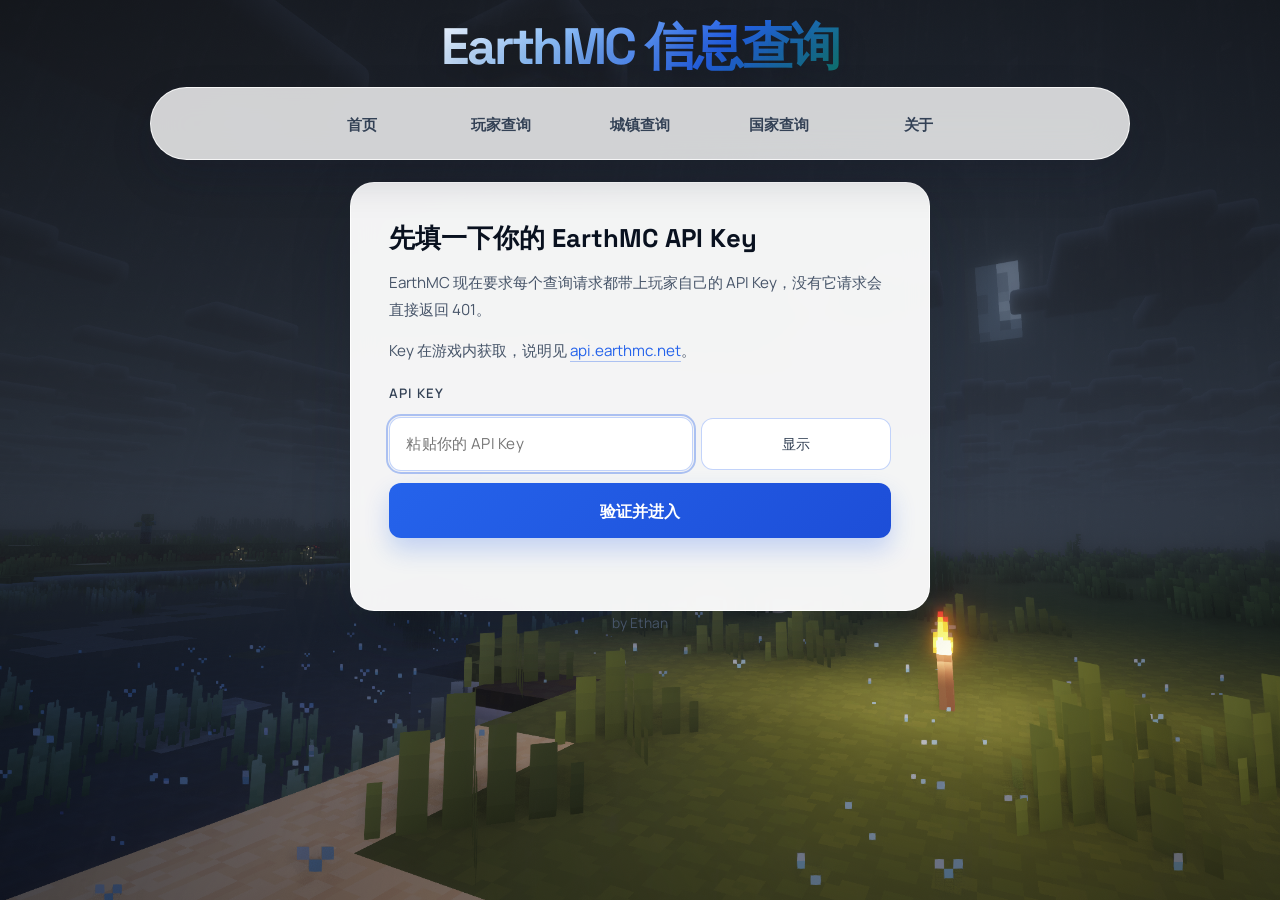
<file: index.html>
<!DOCTYPE html>
<html lang="zh-cn">
<head>
    <meta charset="UTF-8">
    <meta name="viewport" content="width=device-width, initial-scale=1.0">
    <link href="style/style-main.css?v=20260423-uiverse-1" rel="stylesheet">
    <title>Earthmc 信息查询工具 首页</title>
</head>
<body class="page-home">
    <header id="pageHeader">
        <h1>EarthMC 信息查询</h1>
    </header>
    <nav id="mainNav">
        <a id="selected" href="index.html">首页</a>
        <a href="players.html">玩家查询</a>
        <a href="towns.html">城镇查询</a>
        <a href="nations.html">国家查询</a>
        <a href="about.html">关于</a>
    </nav>
    <main id="mainArea">
        <div id="serverImformations">
            <h2 id="currentVersionText">目前Earthmc正运行在    <a id="currentVersion">没查到喵</a>    版本上</h2>
            <h3 id="onlinePlayersText">在线玩家数:     <a id="onlinePlayers">没查到喵</a> / <a id="maxPlayers">没查到喵</a>    </h3>
            <h3 id="votePartyText">距离下一次VoteParty还有    <a id="vpRemains">没查到喵</a>    </h3>
            <div id="serverStatus">
                服务器天数：<a id="date">没查到喵</a> |
                服务器当日时间：<ruby><a id="time">没查到喵</a>/1200<rt><progress id="dayProgressBar" value="0" max="1200"></progress></rt></ruby> |
                当日月相：<a id="moonPhase"></a> |
                下雨情况：<a id="hasStorm"></a> |
                打雷情况：<a id="isThundering"></a>
            </div>
            <div id="playerStatus">
                Towny插件注册玩家数量: <a id="numResidents">没查到喵</a> |
                没有加入城镇的玩家: <a id="numNomads"></a>(其中<a id="numOnlineNomads">没查到喵</a>人在线) |
                城镇总数: <a id="numTowns">没查到喵</a> |
                国家总数: <a id="numNations">没查到喵</a>
            </div>
            <button style="color: var(--primary, #2563eb);" onclick="javascript:location.reload();">刷新</button>
            <a id="refreshingStatus">正在获取数据...</a>
        </div>
    </main>
    <footer>
        <p>by Ethan</p>
    </footer>
    <script src="javascript/js-apikey-guard.js?v=20261121-1"></script>
    <script src="javascript/js-main.js"></script>
    <script src="javascript/effects.js?v=20260423-uiverse-1"></script>
</body>
</html>
</file>
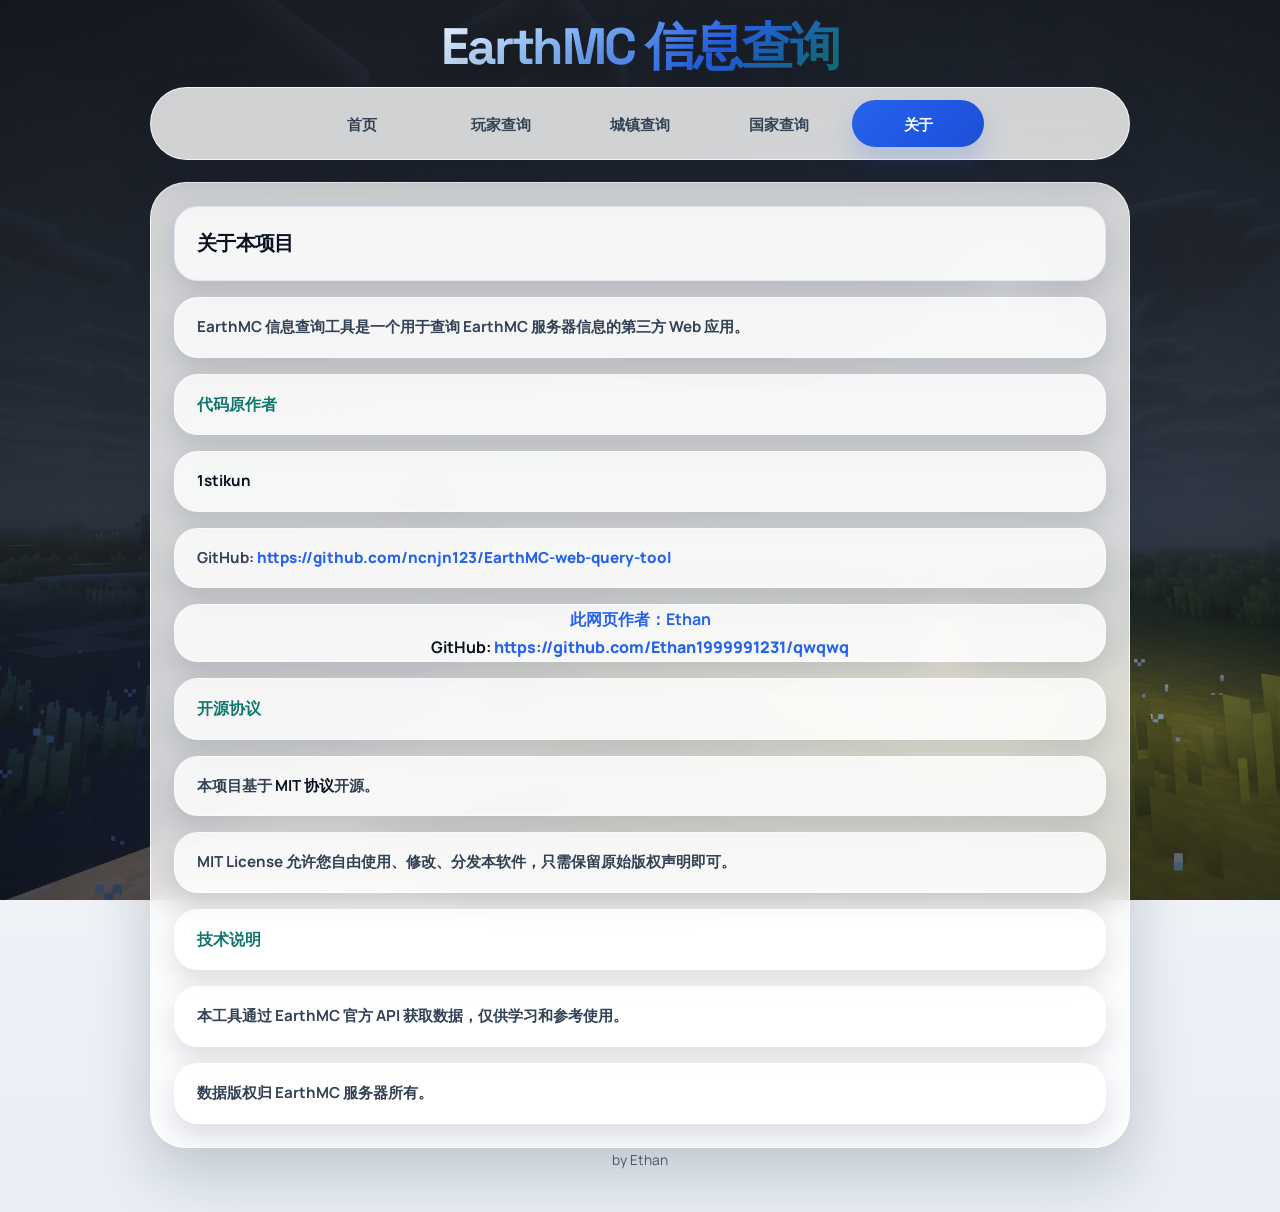
<file: about.html>
<!DOCTYPE html>
<html lang="zh-cn">
<head>
    <meta charset="UTF-8">
    <meta name="viewport" content="width=device-width, initial-scale=1.0">
    <link href="style/style-main.css?v=20260423-uiverse-1" rel="stylesheet">
    <title>Earthmc 信息查询工具 关于</title>
</head>
<body class="page-about">
    <header id="pageHeader">
        <h1>EarthMC 信息查询</h1>
    </header>
    <nav id="mainNav">
        <a href="index.html">首页</a>
        <a href="players.html">玩家查询</a>
        <a href="towns.html">城镇查询</a>
        <a href="nations.html">国家查询</a>
        <a id="selected" href="about.html">关于</a>
    </nav>
    <main id="mainArea">
        <div id="serverImformations">
            <h2>关于本项目</h2>
            <p>EarthMC 信息查询工具是一个用于查询 EarthMC 服务器信息的第三方 Web 应用。</p>
            
            <h3>代码原作者</h3>
            <p><strong>1stikun</strong></p>
            <p>GitHub: <a href="https://github.com/ncnjn123/EarthMC-web-query-tool" target="_blank">https://github.com/ncnjn123/EarthMC-web-query-tool</a></p>

            <div class="web-author">
                <p style="text-align: center; color: #2563eb;"><strong>此网页作者：Ethan</strong></p>
                <p style="text-align: center; font-weight: 700;">GitHub: <a href="https://github.com/Ethan1999991231/qwqwq" target="_blank">https://github.com/Ethan1999991231/qwqwq</a></p>
            </div>
            
            <h3>开源协议</h3>
            <p>本项目基于 <strong>MIT 协议</strong>开源。</p>
            <p>MIT License 允许您自由使用、修改、分发本软件，只需保留原始版权声明即可。</p>
            
            <h3>技术说明</h3>
            <p>本工具通过 EarthMC 官方 API 获取数据，仅供学习和参考使用。</p>
            <p>数据版权归 EarthMC 服务器所有。</p>
        </div>
    </main>
    <footer>
        <p>by Ethan</p>
    </footer>
    <script src="javascript/effects.js?v=20260423-uiverse-1"></script>
</body>
</html>
</file>
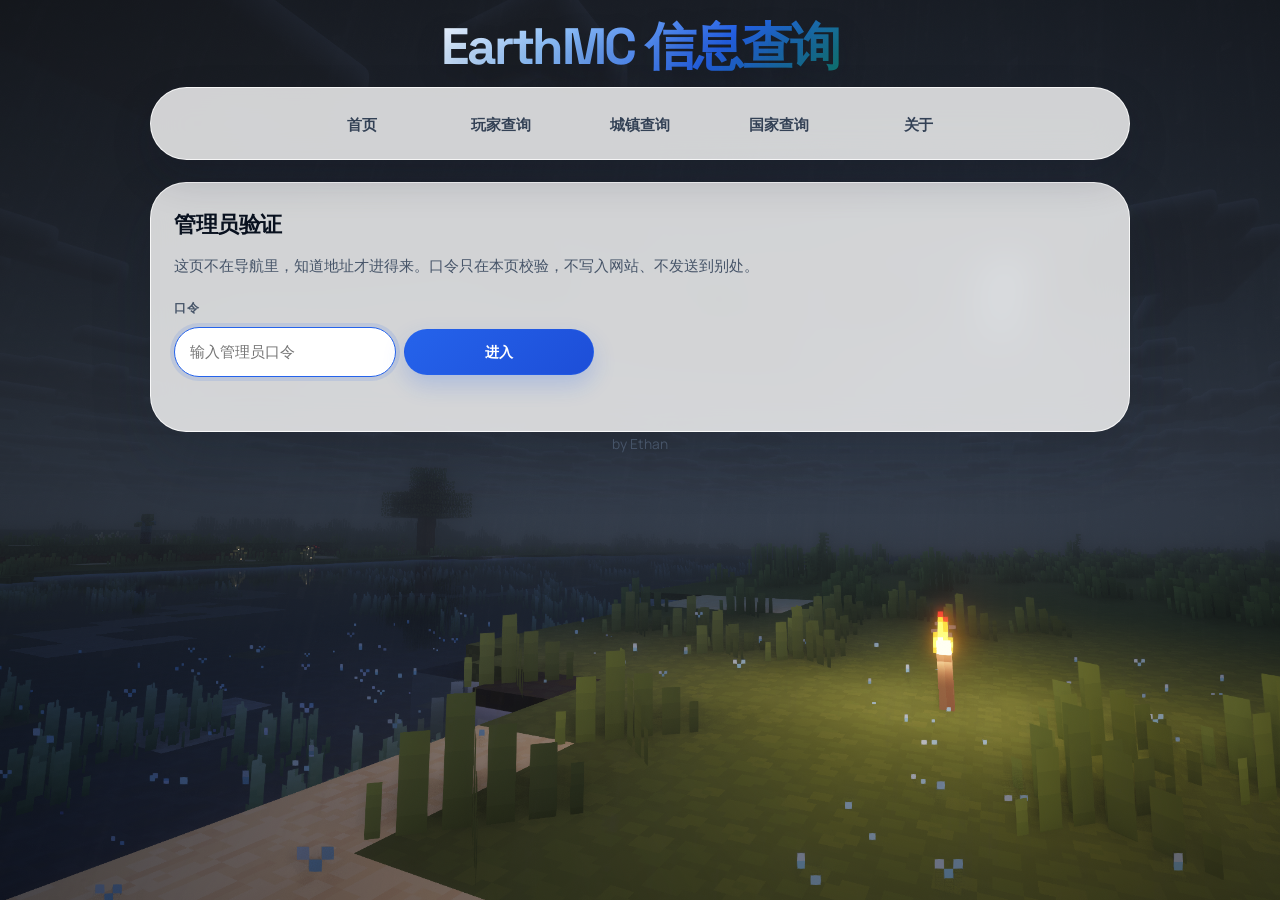
<file: admin.html>
<!DOCTYPE html>
<html lang="zh-cn">
<head>
    <meta charset="UTF-8">
    <meta name="viewport" content="width=device-width, initial-scale=1.0">
    <meta name="robots" content="noindex, nofollow">
    <link href="style/style-main.css?v=20260423-uiverse-1" rel="stylesheet">
    <title>EarthMC 信息查询 - 管理</title>
    <style>
        .page-admin #mainArea {
            border-radius: 36px;
        }

        #adminGate h2,
        .adminBar h2 {
            font-family: var(--display-font);
            font-size: 1.35rem;
            letter-spacing: -0.02em;
            color: var(--text);
        }

        #adminGate .hint {
            margin-top: 0.6rem;
            color: var(--text-muted);
            font-size: 0.92rem;
        }

        #adminForm {
            margin-top: 1.1rem;
            display: flex;
            flex-direction: column;
            gap: 0.55rem;
            max-width: 420px;
        }

        #adminForm label {
            font-size: 0.78rem;
            font-weight: 800;
            letter-spacing: 0.08em;
            color: var(--text-muted);
            text-transform: uppercase;
        }

        .adminRow {
            display: flex;
            gap: 0.5rem;
        }

        #adminPassword {
            flex: 1 1 auto;
            min-width: 0;
            padding: 0.65rem 0.9rem;
            border-radius: var(--radius-full);
            border: 1px solid var(--border-strong);
            background: #fff;
            font: inherit;
            font-size: 0.95rem;
            color: var(--text);
        }

        #adminPassword:focus {
            outline: none;
            border-color: var(--primary);
            box-shadow: 0 0 0 4px rgba(37, 99, 235, 0.12);
        }

        .adminBtn {
            width: auto;
            padding: 0.6rem 1.15rem;
            border-radius: var(--radius-full);
            border: 1px solid rgba(37, 99, 235, 0.35);
            background: linear-gradient(135deg, var(--primary), var(--primary-strong));
            color: #fff;
            font: inherit;
            font-size: 0.9rem;
            font-weight: 800;
            cursor: pointer;
            white-space: nowrap;
            box-shadow: 0 10px 22px rgba(37, 99, 235, 0.22);
            transition: transform var(--transition), box-shadow var(--transition);
        }

        .adminBtn:hover {
            transform: translateY(-1px);
            box-shadow: 0 14px 28px rgba(37, 99, 235, 0.26);
        }

        .adminBtn.ghost {
            background: rgba(255, 255, 255, 0.92);
            color: var(--primary-strong);
            border-color: rgba(37, 99, 235, 0.28);
            box-shadow: none;
        }

        #adminStatus {
            min-height: 1.4rem;
            font-size: 0.88rem;
            font-weight: 700;
            color: var(--text-muted);
        }

        #adminStatus.err {
            color: #b91c1c;
        }

        #adminStatus.ok {
            color: var(--secondary);
        }

        .adminBar {
            display: flex;
            align-items: center;
            justify-content: space-between;
            flex-wrap: wrap;
            gap: 0.75rem;
            padding-bottom: 0.9rem;
            border-bottom: 1px solid rgba(37, 99, 235, 0.14);
        }

        .adminActions {
            display: flex;
            align-items: center;
            gap: 0.5rem;
            flex-wrap: wrap;
        }

        #adminUpdated {
            font-size: 0.8rem;
            color: var(--text-muted);
        }

        .adminGrid {
            display: grid;
            gap: 1rem;
            margin-top: 1.1rem;
            grid-template-columns: repeat(auto-fit, minmax(280px, 1fr));
        }

        .adminCard {
            padding: 1.1rem 1.2rem;
            border-radius: var(--radius-lg);
            background: rgba(255, 255, 255, 0.88);
            border: 1px solid rgba(37, 99, 235, 0.14);
            box-shadow: 0 12px 28px rgba(15, 23, 42, 0.08);
        }

        .adminCard h3 {
            display: flex;
            align-items: center;
            justify-content: space-between;
            gap: 0.5rem;
            font-family: var(--display-font);
            font-size: 1rem;
            letter-spacing: -0.01em;
            color: var(--text);
        }

        .adminCard dl {
            margin-top: 0.75rem;
            display: grid;
            grid-template-columns: minmax(80px, auto) 1fr;
            gap: 0.42rem 0.85rem;
            font-size: 0.88rem;
        }

        .adminCard dt {
            color: var(--text-muted);
            font-weight: 700;
        }

        .adminCard dd {
            color: var(--text);
            font-weight: 700;
            word-break: break-word;
        }

        .badge {
            padding: 0.15rem 0.6rem;
            border-radius: var(--radius-full);
            font-size: 0.75rem;
            font-weight: 800;
            letter-spacing: 0.02em;
            color: var(--text-muted);
            background: rgba(148, 163, 184, 0.18);
        }

        .badge.ok {
            color: #0f766e;
            background: rgba(15, 118, 110, 0.12);
        }

        .badge.warn {
            color: #b45309;
            background: rgba(180, 83, 9, 0.12);
        }

        .badge.err {
            color: #b91c1c;
            background: rgba(185, 28, 28, 0.12);
        }

        @media (max-width: 768px) {
            .adminRow {
                flex-direction: column;
            }

            .adminBtn {
                width: 100%;
            }
        }
    </style>
</head>
<body class="page-admin">
    <header id="pageHeader">
        <h1>EarthMC 信息查询</h1>
    </header>
    <nav id="mainNav">
        <a href="index.html">首页</a>
        <a href="players.html">玩家查询</a>
        <a href="towns.html">城镇查询</a>
        <a href="nations.html">国家查询</a>
        <a href="about.html">关于</a>
    </nav>
    <main id="mainArea">
        <section id="adminGate">
            <h2>管理员验证</h2>
            <p class="hint">这页不在导航里，知道地址才进得来。口令只在本页校验，不写入网站、不发送到别处。</p>
            <form id="adminForm" autocomplete="off">
                <label for="adminPassword">口令</label>
                <div class="adminRow">
                    <input id="adminPassword" type="password" autocomplete="off" spellcheck="false" placeholder="输入管理员口令" required>
                    <button class="adminBtn" id="adminSubmit" type="submit">进入</button>
                </div>
                <p id="adminStatus" role="status" aria-live="polite"></p>
            </form>
        </section>

        <section id="adminPanel" hidden>
            <div class="adminBar">
                <h2>站点状态</h2>
                <div class="adminActions">
                    <span id="adminUpdated"></span>
                    <button class="adminBtn ghost" id="adminRefresh" type="button">刷新</button>
                    <button class="adminBtn ghost" id="adminLogout" type="button">退出</button>
                </div>
            </div>

            <div class="adminGrid">
                <article class="adminCard" id="cardServer">
                    <h3>服务器状态 <span class="badge" id="serverBadge">…</span></h3>
                    <dl id="serverList"></dl>
                </article>

                <article class="adminCard" id="cardNode">
                    <h3>节点状态 <span class="badge" id="nodeBadge">…</span></h3>
                    <dl id="nodeList"></dl>
                </article>

                <article class="adminCard" id="cardStorage">
                    <h3>存储 <span class="badge" id="storageBadge">…</span></h3>
                    <dl id="storageList"></dl>
                </article>
            </div>
        </section>
    </main>
    <footer>
        <p>by Ethan</p>
    </footer>
    <script src="javascript/js-admin.js?v=20261121-1"></script>
    <script src="javascript/effects.js?v=20260423-uiverse-1"></script>
</body>
</html>
</file>
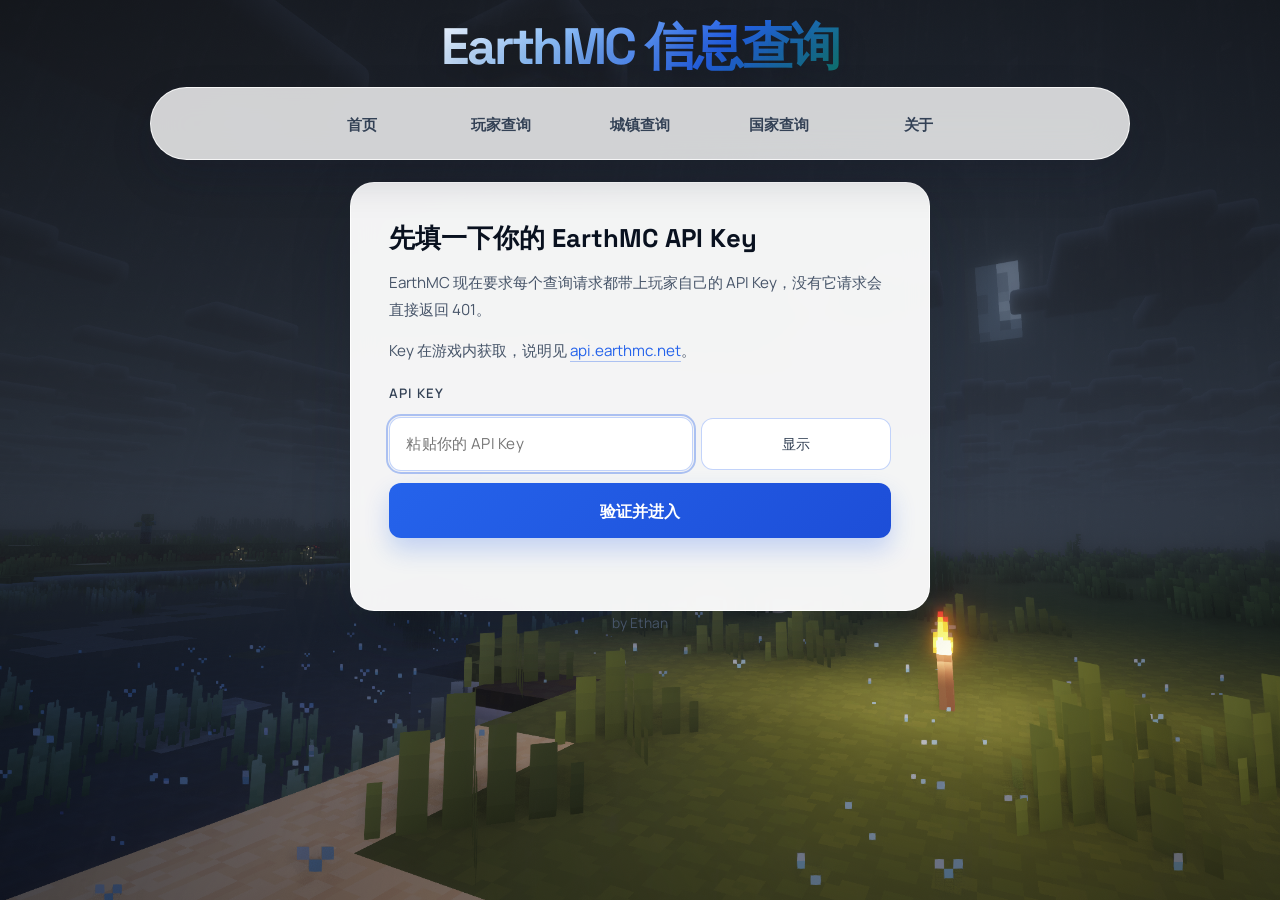
<file: apikey.html>
<!DOCTYPE html>
<html lang="zh-cn">
<head>
    <meta charset="UTF-8">
    <meta name="viewport" content="width=device-width, initial-scale=1.0">
    <link href="style/style-main.css?v=20260423-uiverse-1" rel="stylesheet">
    <link href="style/style-apikey.css?v=20261120-1" rel="stylesheet">
    <title>EarthMC 信息查询 - 填写 API Key</title>
</head>
<body class="page-apikey">
    <header id="pageHeader">
        <h1>EarthMC 信息查询</h1>
    </header>
    <nav id="mainNav">
        <a href="index.html">首页</a>
        <a href="players.html">玩家查询</a>
        <a href="towns.html">城镇查询</a>
        <a href="nations.html">国家查询</a>
        <a href="about.html">关于</a>
    </nav>
    <main id="mainArea">
        <section id="keyCard">
            <h2>先填一下你的 EarthMC API Key</h2>
            <p>EarthMC 现在要求每个查询请求都带上玩家自己的 API Key，没有它请求会直接返回 401。</p>
            <p>Key 在游戏内获取，说明见 <a class="inline" href="https://api.earthmc.net/" target="_blank" rel="noopener">api.earthmc.net</a>。</p>
            <form id="keyForm" autocomplete="off">
                <label class="keyLabel" for="apiKeyInput">API Key</label>
                <div class="keyInputWrap">
                    <input id="apiKeyInput" type="password" autocomplete="off" spellcheck="false" placeholder="粘贴你的 API Key" required>
                    <button id="keyToggle" class="ghostBtn" type="button">显示</button>
                </div>
                <button id="keySubmit" class="keyBtn" type="submit">验证并进入</button>
                <p id="keyStatus" role="status" aria-live="polite"></p>
            </form>
        </section>
    </main>
    <footer>
        <p>by Ethan</p>
    </footer>
    <script src="javascript/js-apikey.js?v=20261120-2"></script>
    <script src="javascript/effects.js?v=20260423-uiverse-1"></script>
</body>
</html>
</file>
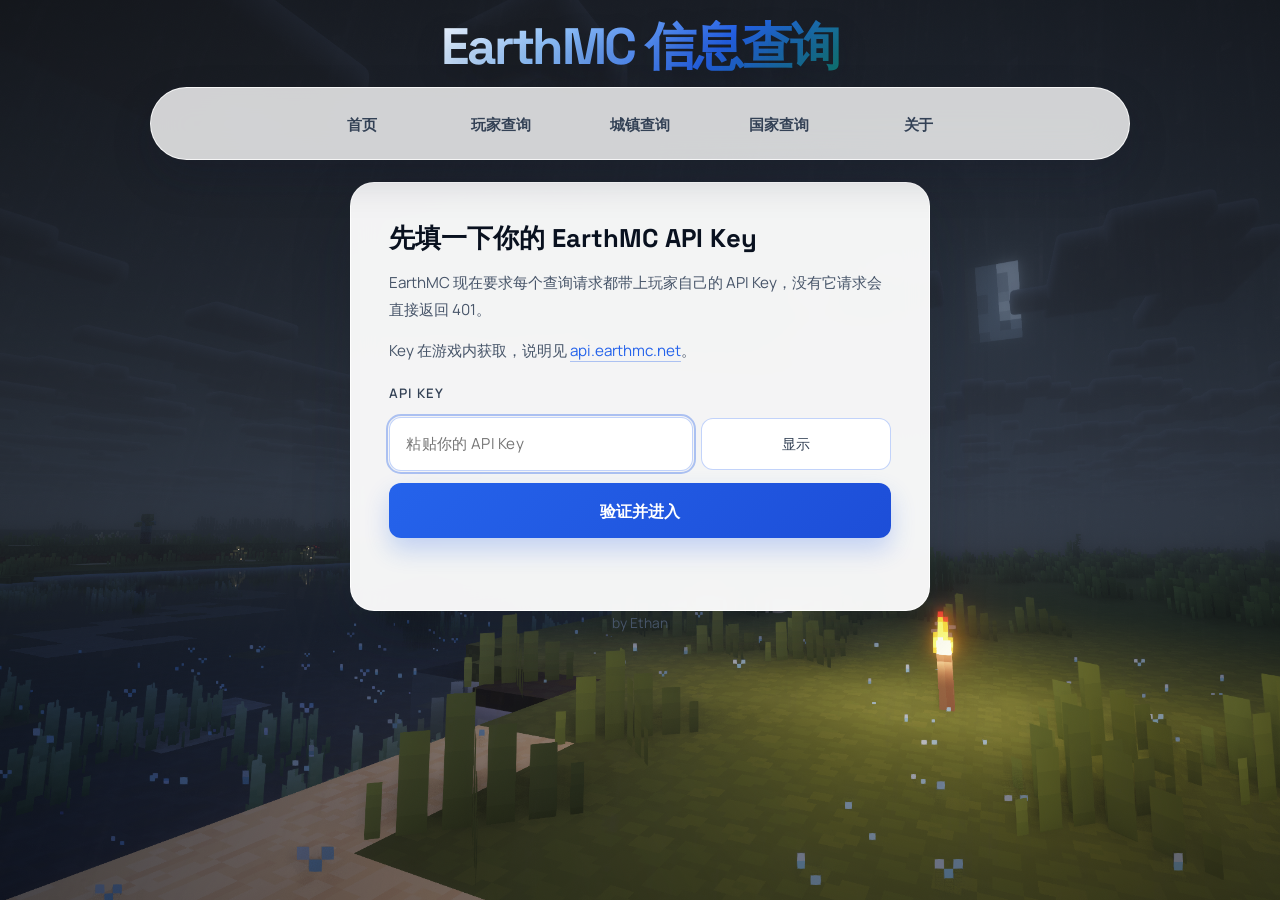
<file: nation.html>
<!DOCTYPE html>
<html lang="zh-cn">
<head>
    <meta charset="UTF-8">
    <meta name="viewport" content="width=device-width, initial-scale=1.0">
    <link href="style/style-detail.css?v=20260423-uiverse-1" rel="stylesheet">
    <title>EarthMC 信息查询 - 国家详情</title>
</head>
<body class="page-detail">
    <header id="pageHeader">
        <h1>EarthMC 信息查询</h1>
    </header>
    <nav id="mainNav">
        <a href="index.html">首页</a>
        <a href="players.html">玩家查询</a>
        <a href="towns.html">城镇查询</a>
        <a id="selected" href="nations.html">国家查询</a>
        <a href="about.html">关于</a>
    </nav>
    <main>
        <section id="searchPanel" aria-label="国家搜索面板">
            <nav id="searchNav">
                <input id="nName" type="text" placeholder="输入国家名称或 UUID" autocomplete="off" aria-label="国家名称或 UUID">
                <button id="searchButton" type="button" onclick="search()">查询国家信息</button>
            </nav>
        </section>

        <section id="mainArea" aria-live="polite">
            <div id="cardHeader">
                <div id="cardIcon" aria-hidden="true">
                    <svg viewBox="0 0 24 24" fill="none" xmlns="http://www.w3.org/2000/svg">
                        <path d="M12 2L2 7V9H22V7L12 2ZM4 10V19H7V14H10V19H14V10H4ZM17 10V19H20V10H17Z" fill="currentColor"/>
                    </svg>
                </div>
                <div id="cardTitle">
                    <h1 id="name"></h1>
                    <div id="uuid"></div>
                    <div id="onlineBadge">
                        <span id="dynmapColour" style="display:inline-block;width:14px;height:14px;border-radius:4px;border:1px solid rgba(255,255,255,0.3);"></span>
                        <span id="king"></span>
                    </div>
                </div>
            </div>

            <div id="statIcons">
                <div class="stat-icon-card">
                    <div class="stat-label">城镇</div>
                    <div class="stat-value" id="numTowns"></div>
                </div>
                <div class="stat-icon-card">
                    <div class="stat-label">居民</div>
                    <div class="stat-value" id="numResidents"></div>
                </div>
                <div class="stat-icon-card">
                    <div class="stat-label">区块</div>
                    <div class="stat-value" id="numTownBlocks"></div>
                </div>
            </div>

            <div id="detailSections">
                <div id="board">
                    <h2>国家公告</h2>
                    <textarea id="boardText" readonly></textarea>
                </div>

                <div class="detail-card">
                    <h2>基础信息</h2>
                    <div class="detail-row"><span class="label">国王</span><span class="value" id="kingRow"></span></div>
                    <div class="detail-row"><span class="label">首都</span><span class="value" id="capital"></span></div>
                    <div class="detail-row"><span class="label">创建时间</span><span class="value" id="registered"></span></div>
                    <div class="detail-row"><span class="label">Wiki</span><span class="value" id="wiki"></span></div>
                </div>

                <div class="detail-card">
                    <h2>国家状态</h2>
                    <div class="detail-row"><span class="label">是否公开</span><span class="value" id="isPublic"></span></div>
                    <div class="detail-row"><span class="label">是否开放</span><span class="value" id="isOpen"></span></div>
                    <div class="detail-row"><span class="label">是否中立</span><span class="value" id="isNeutral"></span></div>
                </div>

                <div class="detail-card">
                    <h2>统计数据</h2>
                    <div class="detail-row"><span class="label">总区块数</span><span class="value" id="numTownBlocksDetail"></span></div>
                    <div class="detail-row"><span class="label">总居民数</span><span class="value" id="numResidentsDetail"></span></div>
                    <div class="detail-row"><span class="label">盟友数量</span><span class="value" id="numAllies"></span></div>
                    <div class="detail-row"><span class="label">敌国数量</span><span class="value" id="numEnemies"></span></div>
                    <div class="detail-row"><span class="label">国家金库</span><span class="value" id="balance"></span></div>
                </div>

                <div class="detail-card" id="coordinates">
                    <h2>坐标信息</h2>
                    <div class="detail-row">
                        <span class="label">传送点</span>
                        <div class="value">
                            <span class="coord-block"><span class="axis">X</span><span class="val" id="spawn-x"></span></span>
                            <span class="coord-block"><span class="axis">Y</span><span class="val" id="spawn-y"></span></span>
                            <span class="coord-block"><span class="axis">Z</span><span class="val" id="spawn-z"></span></span>
                            <a id="mapLink" href="#" target="_blank" rel="noreferrer">在地图上查看</a>
                        </div>
                    </div>
                </div>

                <div class="detail-card">
                    <h2>职位信息</h2>
                    <div class="detail-row"><span class="label">大臣</span><span class="value" id="Chancellor"></span></div>
                    <div class="detail-row"><span class="label">殖民者</span><span class="value" id="Colonist"></span></div>
                    <div class="detail-row"><span class="label">外交官</span><span class="value" id="Diplomat"></span></div>
                </div>

                <div class="table-card">
                    <h2>所属城镇</h2>
                    <table id="townsTable">
                        <thead>
                            <tr>
                                <th>城镇名称</th>
                                <th>城镇 UUID</th>
                            </tr>
                        </thead>
                        <tbody></tbody>
                    </table>
                </div>

                <div class="table-card">
                    <h2>盟友列表</h2>
                    <table id="alliesTable">
                        <thead>
                            <tr>
                                <th>盟友名称</th>
                                <th>盟友 UUID</th>
                            </tr>
                        </thead>
                        <tbody></tbody>
                    </table>
                </div>

                <div class="table-card">
                    <h2>敌国列表</h2>
                    <table id="enemiesTable">
                        <thead>
                            <tr>
                                <th>敌国名称</th>
                                <th>敌国 UUID</th>
                            </tr>
                        </thead>
                        <tbody></tbody>
                    </table>
                </div>
            </div>
        </section>
    </main>
    <footer>
        <p>by Ethan</p>
    </footer>

    <div class="loading-overlay" id="loadingOverlay">
        <div class="loading-spinner"></div>
        <p class="loading-text">正在查询国家信息...</p>
    </div>

    <script src="javascript/js-apikey-guard.js?v=20261121-1"></script>
    <script src="javascript/js-nationsearch.js?v=20260422-2"></script>
    <script src="javascript/effects.js?v=20260423-uiverse-1"></script>
</body>
</html>
</file>
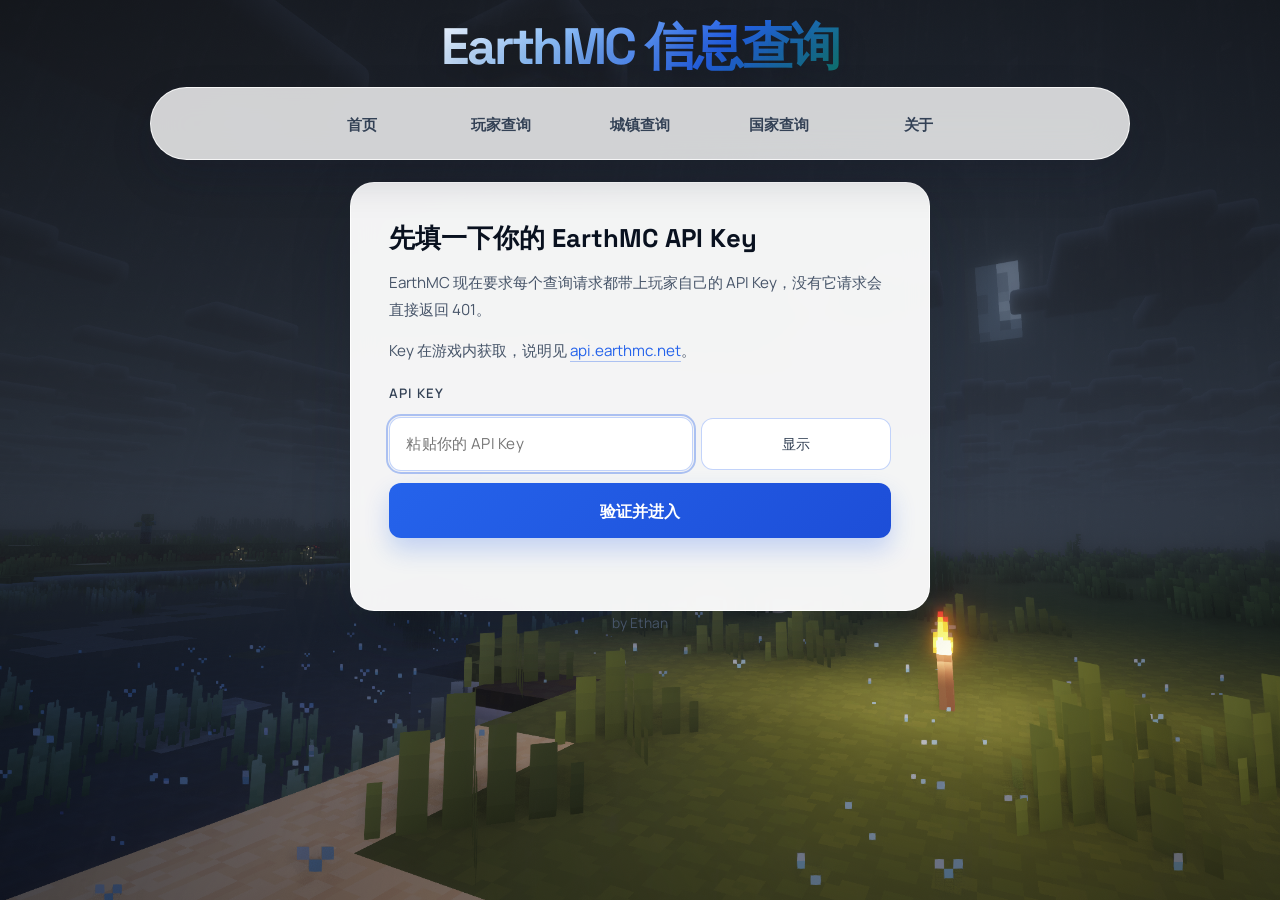
<file: nations.html>
<!DOCTYPE html>
<html lang="zh-cn">
<head>
    <meta charset="UTF-8">
    <meta name="viewport" content="width=device-width, initial-scale=1.0">
    <link href="style/style-search.css?v=20260423-uiverse-1" rel="stylesheet">
    <title>EarthMC 信息查询 - 国家查询</title>
</head>
<body class="page-search">
    <header id="pageHeader">
        <h1>EarthMC 信息查询</h1>
    </header>
    <nav id="mainNav">
        <a href="index.html">首页</a>
        <a href="players.html">玩家查询</a>
        <a href="towns.html">城镇查询</a>
        <a id="selected" href="nations.html">国家查询</a>
        <a href="about.html">关于</a>
    </nav>
    <main>
        <section id="mainArea" aria-label="国家搜索面板">
            <nav id="searchNav">
                <button id="listAll" type="button" onclick="searchAll()">获取全部国家列表</button>
                <input id="nationName" type="text" placeholder="输入国家名称或 UUID" autocomplete="off" aria-label="国家名称或 UUID">
                <button id="searchButton" type="button" onclick="search()">查询国家详情</button>
            </nav>
            <div class="table-card">
                <table id="nationList">
                    <thead>
                        <tr>
                            <th>国家名称</th>
                            <th>国家 UUID</th>
                        </tr>
                    </thead>
                    <tbody></tbody>
                </table>
            </div>
        </section>
    </main>
    <footer>
        <p>by Ethan</p>
    </footer>

    <div class="loading-overlay" id="loadingOverlay">
        <div class="loading-spinner"></div>
        <p class="loading-text">正在查询国家列表...</p>
    </div>

    <script src="javascript/js-apikey-guard.js?v=20261121-1"></script>
    <script src="javascript/js-nations.js?v=20260422-2"></script>
    <script src="javascript/effects.js?v=20260423-uiverse-1"></script>
</body>
</html>
</file>
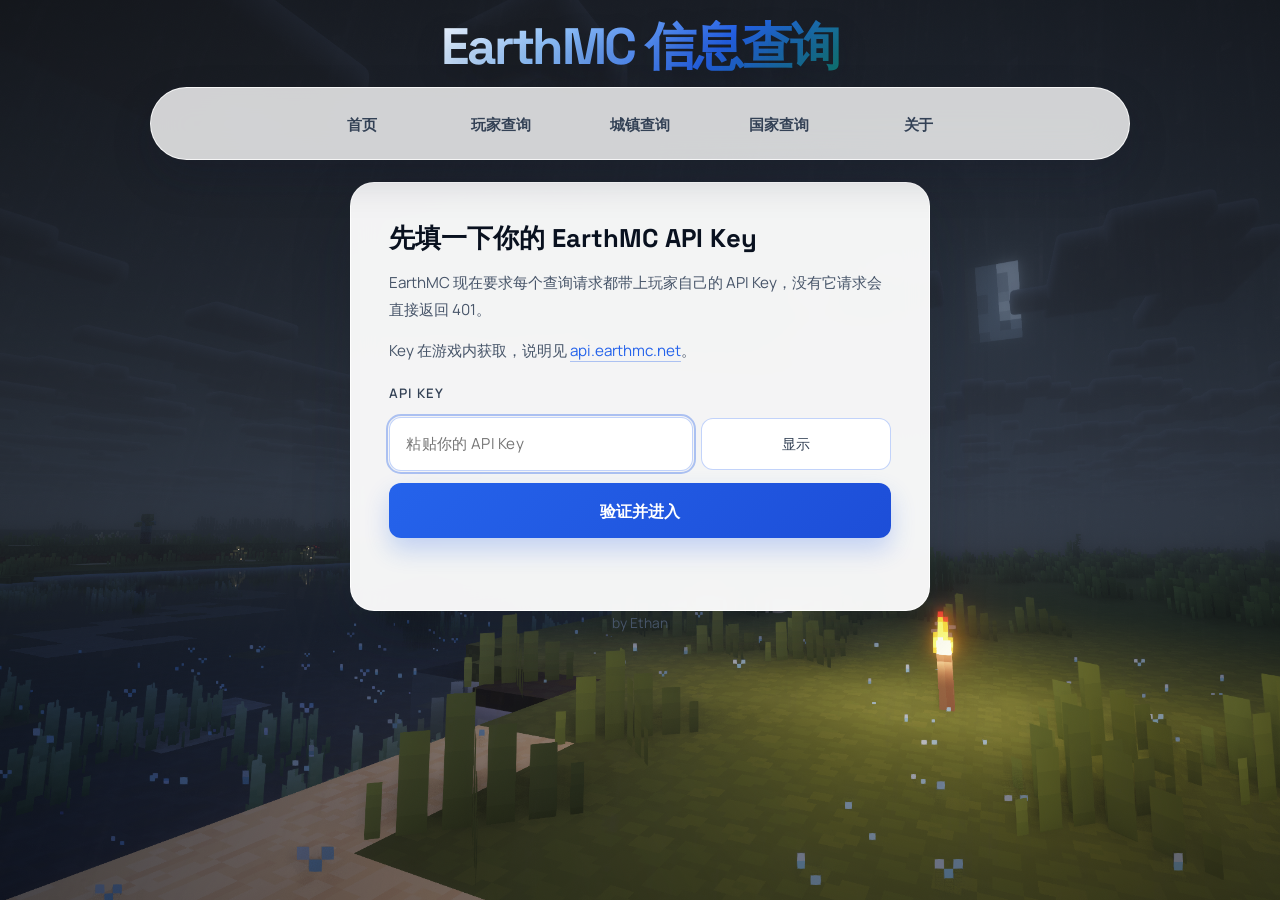
<file: player.html>
<!DOCTYPE html>
<html lang="zh-cn">
<head>
    <meta charset="UTF-8">
    <meta name="viewport" content="width=device-width, initial-scale=1.0">
    <link href="style/style-detail.css?v=20260423-uiverse-1" rel="stylesheet">
    <title>EarthMC 信息查询 - 玩家详情</title>
</head>
<body class="page-detail">
    <header id="pageHeader">
        <h1>EarthMC 信息查询</h1>
    </header>
    <nav id="mainNav">
        <a href="index.html">首页</a>
        <a id="selected" href="players.html">玩家查询</a>
        <a href="towns.html">城镇查询</a>
        <a href="nations.html">国家查询</a>
        <a href="about.html">关于</a>
    </nav>
    <main>
        <section id="searchPanel" aria-label="玩家搜索面板">
            <nav id="searchNav">
                <input id="pName" type="text" placeholder="输入玩家名称或 UUID" autocomplete="off" aria-label="玩家名称或 UUID">
                <button id="searchButton" type="button" onclick="search()">查询玩家信息</button>
            </nav>
        </section>

        <section id="mainArea" aria-live="polite">
            <div id="cardHeader">
                <img id="avatarImg" src="" alt="玩家头像">
                <div id="cardTitle">
                    <h1 id="name"></h1>
                    <div id="uuid"></div>
                    <div id="onlineBadge"><span class="dot"></span><span id="isOnline"></span></div>
                </div>
            </div>

            <div id="statIcons">
                <div class="stat-icon-card">
                    <div class="stat-label">余额</div>
                    <div class="stat-value" id="balance"></div>
                </div>
                <div class="stat-icon-card">
                    <div class="stat-label">好友</div>
                    <div class="stat-value" id="numFriends"></div>
                </div>
                <div class="stat-icon-card">
                    <div class="stat-label">称号</div>
                    <div class="stat-value" id="title"></div>
                </div>
            </div>

            <div id="detailSections">
                <div class="detail-card">
                    <h2>玩家信息</h2>
                    <div class="detail-row"><span class="label">姓氏</span><span class="value" id="surName"></span></div>
                    <div class="detail-row"><span class="label">完整名称</span><span class="value" id="formattedName"></span></div>
                    <div class="detail-row"><span class="label">个人简介</span><span class="value" id="about"></span></div>
                </div>

                <div class="detail-card">
                    <h2>所属组织</h2>
                    <div class="detail-row"><span class="label">所属城镇</span><span class="value" id="townJoined"></span></div>
                    <div class="detail-row"><span class="label">所属国家</span><span class="value" id="nationJoined"></span></div>
                </div>

                <div class="detail-card">
                    <h2>活跃时间</h2>
                    <div class="detail-row"><span class="label">注册时间</span><span class="value" id="registered"></span></div>
                    <div class="detail-row"><span class="label">加入城镇</span><span class="value" id="joinedTownAt"></span></div>
                    <div class="detail-row"><span class="label">最后在线</span><span class="value" id="lastOnline"></span></div>
                </div>

                <div class="detail-card">
                    <h2>身份状态</h2>
                    <div class="detail-row"><span class="label">NPC</span><span class="value" id="isNPC"></span></div>
                    <div class="detail-row"><span class="label">是否市长</span><span class="value" id="isMayor"></span></div>
                    <div class="detail-row"><span class="label">是否国王</span><span class="value" id="isKing"></span></div>
                </div>

                <div class="detail-card">
                    <h2>职位信息</h2>
                    <div class="detail-row"><span class="label">城镇职位</span><span class="value" id="townRanks"></span></div>
                    <div class="detail-row"><span class="label">国家职位</span><span class="value" id="nationRanks"></span></div>
                </div>

                <div class="table-card">
                    <h2>好友列表</h2>
                    <table id="friendsList">
                        <thead>
                            <tr>
                                <th>好友名称</th>
                                <th>好友 UUID</th>
                            </tr>
                        </thead>
                        <tbody></tbody>
                    </table>
                </div>
            </div>
        </section>
    </main>
    <footer>
        <p>by Ethan</p>
    </footer>

    <div class="loading-overlay" id="loadingOverlay">
        <div class="loading-spinner"></div>
        <p class="loading-text">正在查询玩家信息...</p>
    </div>

    <script src="javascript/js-apikey-guard.js?v=20261121-1"></script>
    <script src="javascript/js-playersearch.js?v=20261012-2"></script>
    <script src="javascript/effects.js?v=20260423-uiverse-1"></script>
</body>
</html>
</file>
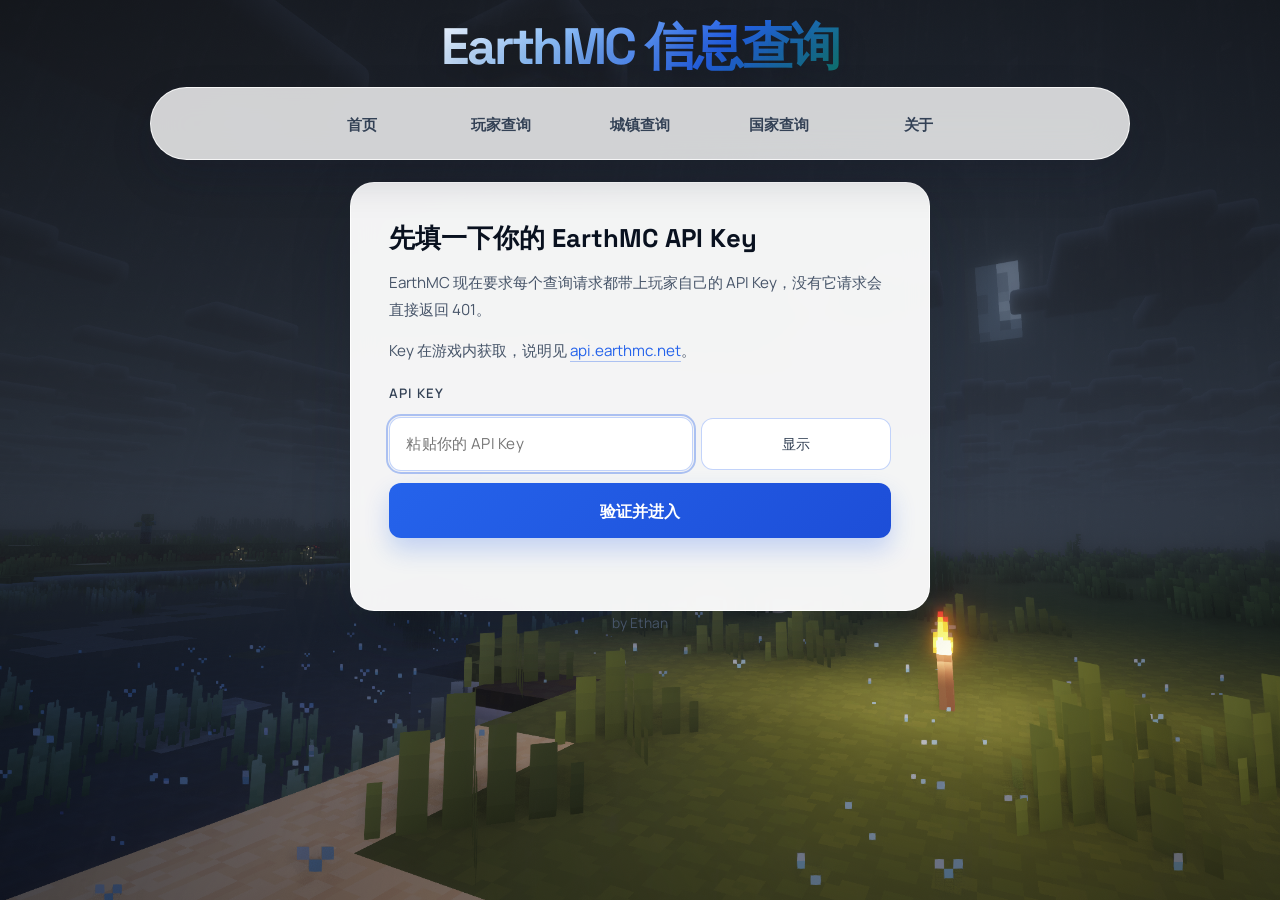
<file: players.html>
<!DOCTYPE html>
<html lang="zh-cn">
<head>
    <meta charset="UTF-8">
    <meta name="viewport" content="width=device-width, initial-scale=1.0">
    <link href="style/style-search.css?v=20260423-uiverse-1" rel="stylesheet">
    <title>EarthMC 信息查询 - 玩家查询</title>
</head>
<body class="page-search">
    <header id="pageHeader">
        <h1>EarthMC 信息查询</h1>
    </header>
    <nav id="mainNav">
        <a href="index.html">首页</a>
        <a id="selected" href="players.html">玩家查询</a>
        <a href="towns.html">城镇查询</a>
        <a href="nations.html">国家查询</a>
        <a href="about.html">关于</a>
    </nav>
    <main>
        <section id="mainArea" aria-label="玩家搜索面板">
            <nav id="searchNav">
                <input id="pName" type="text" placeholder="输入玩家名称或 UUID" autocomplete="off" aria-label="玩家名称或 UUID">
                <button id="searchButton" type="button" onclick="search()">查询玩家详情</button>
            </nav>
        </section>
    </main>
    <footer>
        <p>by Ethan</p>
    </footer>

    <div class="loading-overlay" id="loadingOverlay">
        <div class="loading-spinner"></div>
        <p class="loading-text">正在查询玩家信息...</p>
    </div>

    <script src="javascript/js-apikey-guard.js?v=20261121-1"></script>
    <script src="javascript/js-players.js?v=20260422-2"></script>
    <script src="javascript/effects.js?v=20260423-uiverse-1"></script>
</body>
</html>
</file>
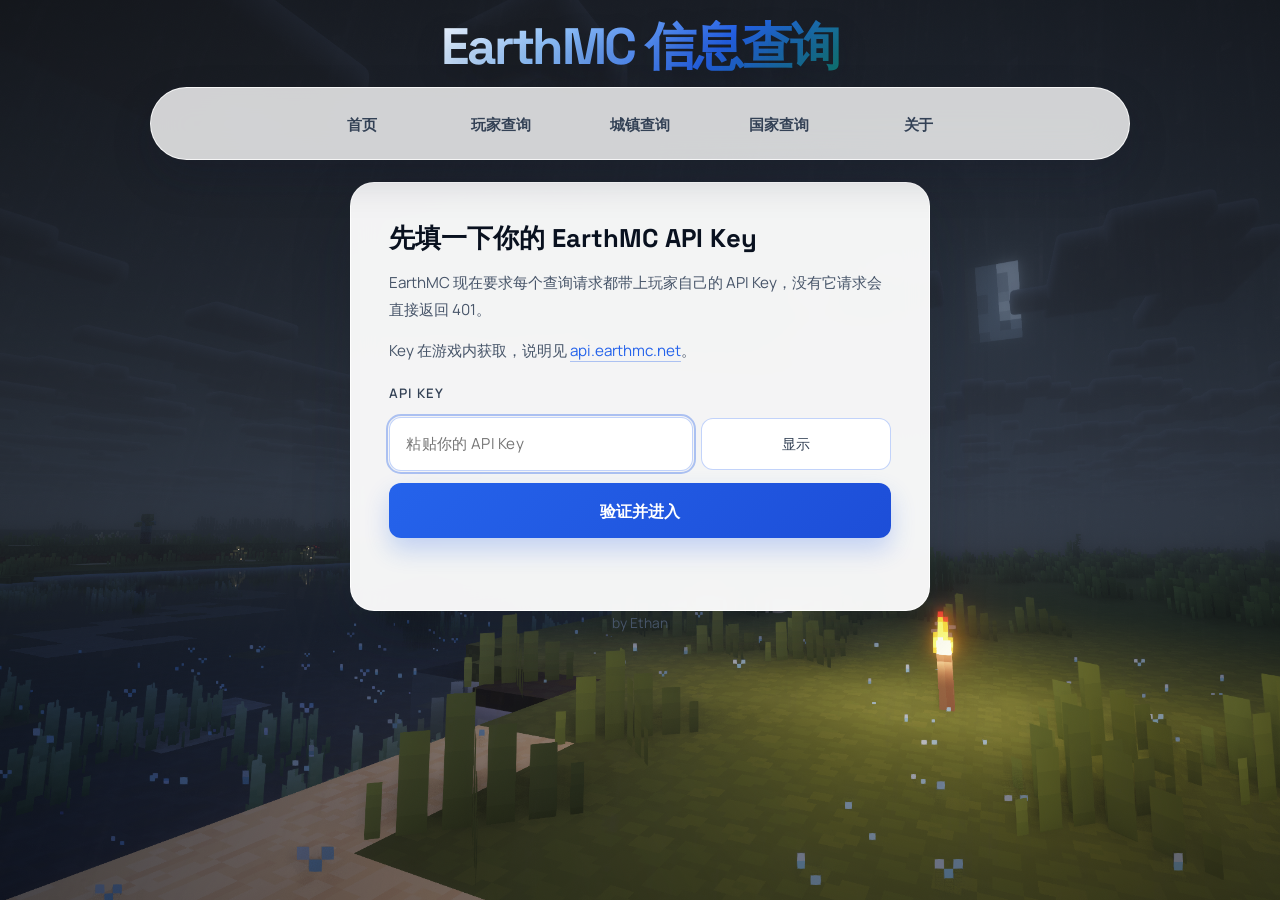
<file: town.html>
<!DOCTYPE html>
<html lang="zh-cn">
<head>
    <meta charset="UTF-8">
    <meta name="viewport" content="width=device-width, initial-scale=1.0">
    <link href="style/style-detail.css?v=20260423-uiverse-1" rel="stylesheet">
    <title>EarthMC 信息查询 - 城镇详情</title>
</head>
<body class="page-detail">
    <header id="pageHeader">
        <h1>EarthMC 信息查询</h1>
    </header>
    <nav id="mainNav">
        <a href="index.html">首页</a>
        <a href="players.html">玩家查询</a>
        <a id="selected" href="towns.html">城镇查询</a>
        <a href="nations.html">国家查询</a>
        <a href="about.html">关于</a>
    </nav>
    <main>
        <section id="searchPanel" aria-label="城镇搜索面板">
            <nav id="searchNav">
                <input id="tName" type="text" placeholder="输入城镇名称或 UUID" autocomplete="off" aria-label="城镇名称或 UUID">
                <button id="searchButton" type="button" onclick="search()">查询城镇信息</button>
            </nav>
        </section>

        <section id="mainArea" aria-live="polite">
            <div id="cardHeader">
                <div id="cardIcon" aria-hidden="true">
                    <svg viewBox="0 0 24 24" fill="none" xmlns="http://www.w3.org/2000/svg">
                        <path d="M3 21V9L12 3L21 9V21H15V14H9V21H3Z" fill="currentColor"/>
                    </svg>
                </div>
                <div id="cardTitle">
                    <h1 id="name"></h1>
                    <div id="uuid"></div>
                    <div id="onlineBadge">
                        <span class="online-dot" id="isPublicDot"></span>
                        <span id="isPublicLabel"></span>
                    </div>
                </div>
            </div>

            <div id="statIcons">
                <div class="stat-icon-card">
                    <div class="stat-label">区块</div>
                    <div class="stat-value" id="numTownBlocks"></div>
                </div>
                <div class="stat-icon-card">
                    <div class="stat-label">居民</div>
                    <div class="stat-value" id="numResidents"></div>
                </div>
                <div class="stat-icon-card">
                    <div class="stat-label">余额</div>
                    <div class="stat-value" id="balance"></div>
                </div>
            </div>

            <div id="detailSections">
                <div id="board">
                    <h2>城镇公告</h2>
                    <textarea id="boardText" readonly></textarea>
                </div>

                <div class="detail-card">
                    <h2>基础信息</h2>
                    <div class="detail-row"><span class="label">创建者</span><span class="value" id="founder"></span></div>
                    <div class="detail-row"><span class="label">市长</span><span class="value" id="mayor"></span></div>
                    <div class="detail-row"><span class="label">所属国家</span><span class="value" id="nation"></span></div>
                    <div class="detail-row"><span class="label">创建时间</span><span class="value" id="registered"></span></div>
                    <div class="detail-row"><span class="label">加入国家</span><span class="value" id="joinedNationAt"></span></div>
                    <div class="detail-row" id="ruinedAtRow"><span class="label">Ruined At</span><span class="value" id="ruinedAt"></span></div>
                    <div class="detail-row"><span class="label">Wiki</span><span class="value" id="wiki"></span></div>
                </div>

                <div class="detail-card">
                    <h2>城镇状态</h2>
                    <div class="detail-row"><span class="label">是否公开</span><span class="value" id="isPublic"></span></div>
                    <div class="detail-row"><span class="label">是否开放</span><span class="value" id="isOpen"></span></div>
                    <div class="detail-row"><span class="label">是否中立</span><span class="value" id="isNeutral"></span></div>
                    <div class="detail-row"><span class="label">是否首都</span><span class="value" id="Capital"></span></div>
                    <div class="detail-row"><span class="label">是否 Overclaim</span><span class="value" id="isOverClaimed"></span></div>
                    <div class="detail-row"><span class="label">Overclaim 保护</span><span class="value" id="hasOverclaimShield"></span></div>
                    <div class="detail-row"><span class="label">是否废墟</span><span class="value" id="isRuined"></span></div>
                    <div class="detail-row"><span class="label">是否出售</span><span class="value" id="isForSale"></span></div>
                    <div class="detail-row"><span class="label">是否加入国家</span><span class="value" id="hasNation"></span></div>
                    <div class="detail-row" id="forSalePriceRow"><span class="label">售价</span><span class="value" id="forSalePrice"></span></div>
                    <div class="detail-row"><span class="label">允许外来者传送</span><span class="value" id="canOutsidersSpawn"></span></div>
                </div>

                <div class="detail-card">
                    <h2>统计数据</h2>
                    <div class="detail-row"><span class="label">区块数量</span><span class="value" id="numTownBlocksDetail"></span></div>
                    <div class="detail-row"><span class="label">区块上限</span><span class="value" id="maxTownBlocks"></span></div>
                    <div class="detail-row"><span class="label">居民数量</span><span class="value" id="numResidentsDetail"></span></div>
                    <div class="detail-row"><span class="label">受信任玩家</span><span class="value" id="numTrusted"></span></div>
                    <div class="detail-row"><span class="label">通缉玩家</span><span class="value" id="numOutlaws"></span></div>
                </div>

                <div class="detail-card">
                    <h2>权限设置</h2>
                    <div class="detail-row">
                        <span class="label">开关</span>
                        <div class="value">
                            <div class="flags-row">
                                <span class="flag-tag"><span class="flag-name">PVP</span><span class="flag-status" id="pvp"></span></span>
                                <span class="flag-tag"><span class="flag-name">爆炸</span><span class="flag-status" id="explosion"></span></span>
                                <span class="flag-tag"><span class="flag-name">火焰蔓延</span><span class="flag-status" id="fire"></span></span>
                                <span class="flag-tag"><span class="flag-name">生物生成</span><span class="flag-status" id="mobs"></span></span>
                            </div>
                        </div>
                    </div>
                </div>

                <div class="detail-card" id="coordinates">
                    <h2>坐标信息</h2>
                    <div class="detail-row">
                        <span class="label">传送点</span>
                        <div class="value">
                            <span class="coord-block"><span class="axis">X</span><span class="val" id="spawn-x"></span></span>
                            <span class="coord-block"><span class="axis">Y</span><span class="val" id="spawn-y"></span></span>
                            <span class="coord-block"><span class="axis">Z</span><span class="val" id="spawn-z"></span></span>
                            <a id="mapLink" href="#" target="_blank" rel="noreferrer">在地图上查看</a>
                        </div>
                    </div>
                    <div class="detail-row"><span class="label">Home 区块</span><span class="value" id="homeBlock"></span></div>
                </div>

                <div class="detail-card">
                    <h2>职位信息</h2>
                    <div class="detail-row"><span class="label">议员</span><span class="value" id="Councillor"></span></div>
                    <div class="detail-row"><span class="label">建筑师</span><span class="value" id="Builder"></span></div>
                    <div class="detail-row"><span class="label">招募员</span><span class="value" id="Recruiter"></span></div>
                    <div class="detail-row"><span class="label">警察</span><span class="value" id="Police"></span></div>
                    <div class="detail-row"><span class="label">免税者</span><span class="value" id="Tax-exempt"></span></div>
                    <div class="detail-row"><span class="label">财政官</span><span class="value" id="Treasurer"></span></div>
                    <div class="detail-row"><span class="label">地产经纪</span><span class="value" id="Realtor"></span></div>
                    <div class="detail-row"><span class="label">定居者</span><span class="value" id="Settler"></span></div>
                </div>

                <div class="table-card">
                    <h2>居民列表</h2>
                    <table id="residentsTable">
                        <thead>
                            <tr>
                                <th>居民名称</th>
                                <th>居民 UUID</th>
                            </tr>
                        </thead>
                        <tbody></tbody>
                    </table>
                </div>
            </div>
        </section>
    </main>
    <footer>
        <p>by Ethan</p>
    </footer>

    <div class="loading-overlay" id="loadingOverlay">
        <div class="loading-spinner"></div>
        <p class="loading-text">正在查询城镇信息...</p>
    </div>

    <script src="javascript/js-apikey-guard.js?v=20261121-1"></script>
    <script src="javascript/js-townsearch.js?v=20260422-2"></script>
    <script src="javascript/effects.js?v=20260423-uiverse-1"></script>
</body>
</html>
</file>
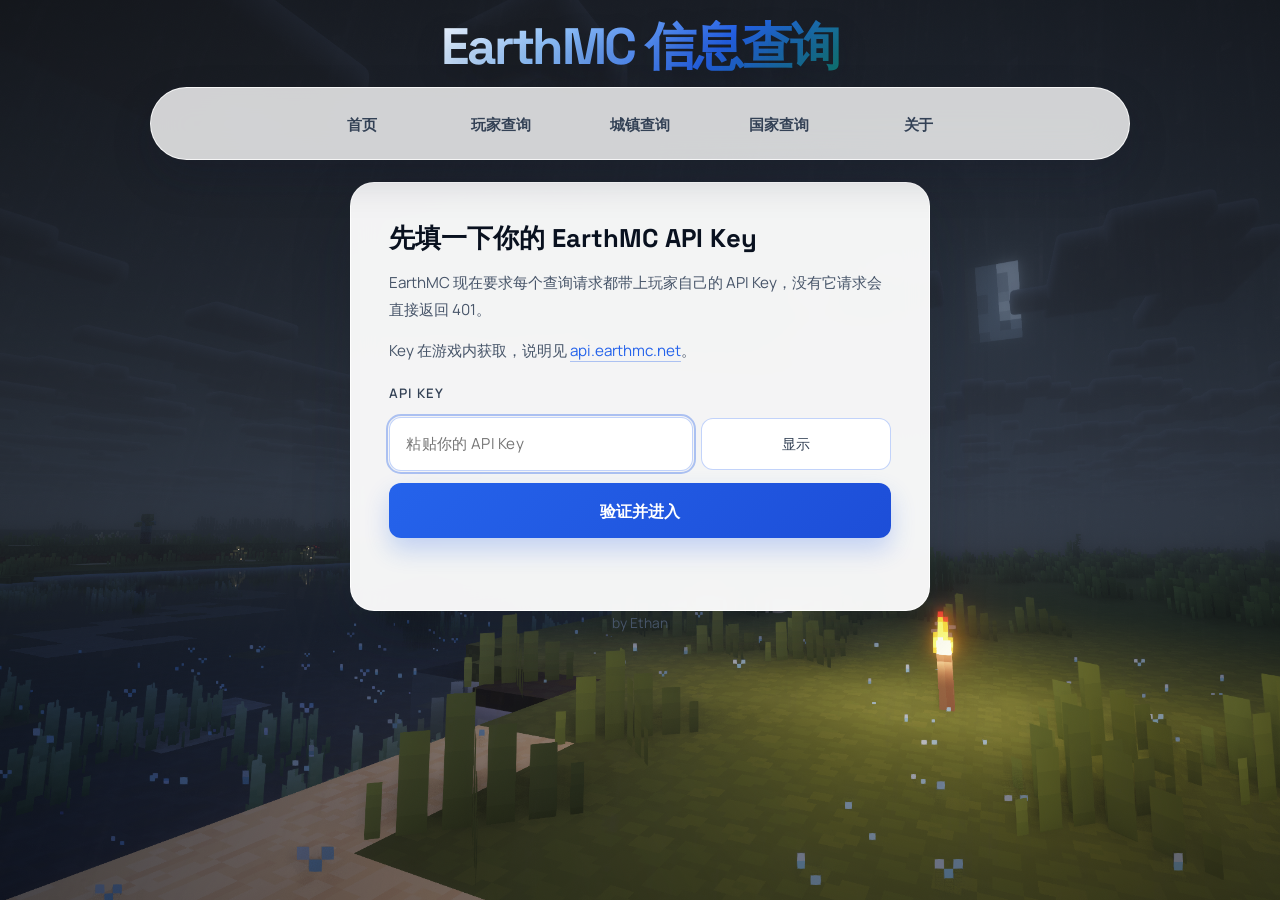
<file: towns.html>
<!DOCTYPE html>
<html lang="zh-cn">
<head>
    <meta charset="UTF-8">
    <meta name="viewport" content="width=device-width, initial-scale=1.0">
    <link href="style/style-search.css?v=20260423-uiverse-1" rel="stylesheet">
    <title>EarthMC 信息查询 - 城镇查询</title>
</head>
<body class="page-search">
    <header id="pageHeader">
        <h1>EarthMC 信息查询</h1>
    </header>
    <nav id="mainNav">
        <a href="index.html">首页</a>
        <a href="players.html">玩家查询</a>
        <a id="selected" href="towns.html">城镇查询</a>
        <a href="nations.html">国家查询</a>
        <a href="about.html">关于</a>
    </nav>
    <main>
        <section id="mainArea" aria-label="城镇搜索面板">
            <nav id="searchNav">
                <button id="listAll" type="button" onclick="searchAll()">获取全部城镇列表</button>
                <input id="townName" type="text" placeholder="输入城镇名称或 UUID" autocomplete="off" aria-label="城镇名称或 UUID">
                <button id="searchButton" type="button" onclick="search()">查询城镇详情</button>
            </nav>
            <div class="table-card">
                <table id="townList">
                    <thead>
                        <tr>
                            <th>城镇名称</th>
                            <th>城镇 UUID</th>
                        </tr>
                    </thead>
                    <tbody></tbody>
                </table>
            </div>
        </section>
    </main>
    <footer>
        <p>by Ethan</p>
    </footer>

    <div class="loading-overlay" id="loadingOverlay">
        <div class="loading-spinner"></div>
        <p class="loading-text">正在查询城镇列表...</p>
    </div>

    <script src="javascript/js-apikey-guard.js?v=20261121-1"></script>
    <script src="javascript/js-towns.js?v=20260422-2"></script>
    <script src="javascript/effects.js?v=20260423-uiverse-1"></script>
</body>
</html>
</file>
<file: style/style-main.css>
@import url("https://fonts.googleapis.com/css2?family=Manrope:wght@400;500;600;700;800&family=Space+Grotesk:wght@500;700&display=swap");

:root {
  --display-font: "Space Grotesk", "Segoe UI", sans-serif;
  --body-font: "Manrope", "PingFang SC", "Microsoft YaHei", sans-serif;
  --primary: #2563eb;
  --primary-strong: #1d4ed8;
  --secondary: #0f766e;
  --accent: #ea580c;
  --bg-page: #e9eef5;
  --bg-surface: rgba(255, 255, 255, 0.8);
  --bg-soft: #f8fafc;
  --bg-hover: #eff6ff;
  --border: rgba(255, 255, 255, 0.54);
  --border-strong: rgba(37, 99, 235, 0.28);
  --text: #09111f;
  --text-secondary: #334155;
  --text-muted: #475569;
  --shadow-sm: 0 12px 28px rgba(15, 23, 42, 0.14);
  --shadow-md: 0 24px 60px rgba(15, 23, 42, 0.2);
  --radius-xl: 32px;
  --radius-lg: 24px;
  --radius-md: 18px;
  --radius-sm: 12px;
  --radius-full: 999px;
  --transition: 0.22s ease;
}

*,
*::before,
*::after {
  margin: 0;
  padding: 0;
  box-sizing: border-box;
}

html {
  font-size: 16px;
  scroll-behavior: smooth;
}

body {
  min-height: 100vh;
  font-family: var(--body-font);
  color: var(--text);
  line-height: 1.75;
  overflow-x: hidden;
  background:
    url("../emc.png") center center / cover no-repeat fixed,
    linear-gradient(180deg, #ffffff 0%, var(--bg-page) 100%);
  position: relative;
}

body::before,
body::after {
  content: "";
  position: fixed;
  inset: 0;
  pointer-events: none;
}

body::before,
body::after {
  background: none;
  z-index: 0;
}

#pageHeader,
#mainNav,
main,
footer {
  position: relative;
  z-index: 1;
}

#pageHeader {
  padding: 1.25rem 1.5rem 0.85rem;
  text-align: center;
}

#pageHeader h1 {
  display: inline-block;
  padding: 0;
  border: none;
  border-radius: 0;
  background: linear-gradient(135deg, #eff6ff 0%, #93c5fd 28%, #2563eb 68%, #0f766e 100%);
  box-shadow: none;
  font-family: var(--display-font);
  font-size: clamp(2.2rem, 4vw, 3.4rem);
  font-weight: 700;
  letter-spacing: -0.05em;
  line-height: 1.05;
  -webkit-background-clip: text;
  background-clip: text;
  color: transparent;
  text-shadow: 0 10px 28px rgba(15, 23, 42, 0.22);
}

#mainNav {
  position: sticky;
  top: 12px;
  z-index: 100;
  display: flex;
  justify-content: center;
  align-items: center;
  flex-wrap: wrap;
  gap: 0.45rem;
  width: min(980px, calc(100% - 2rem));
  margin: 0 auto;
  padding: 0.75rem;
  background: rgba(255, 255, 255, 0.8);
  border: 1px solid rgba(255, 255, 255, 0.78);
  border-radius: var(--radius-full);
  box-shadow: 0 18px 42px rgba(15, 23, 42, 0.18);
  backdrop-filter: blur(18px);
  -webkit-backdrop-filter: blur(18px);
}

#mainNav a {
  flex: 0 1 132px;
  display: inline-flex;
  justify-content: center;
  align-items: center;
  min-height: 2.8rem;
  padding: 0.65rem 1rem;
  border-radius: var(--radius-full);
  color: var(--text-secondary);
  text-decoration: none;
  font-size: 0.93rem;
  font-weight: 900;
  letter-spacing: -0.01em;
  transition:
    transform var(--transition),
    background var(--transition),
    color var(--transition),
    box-shadow var(--transition);
}

#mainNav a:hover {
  color: var(--primary);
  background: var(--bg-hover);
}

#mainNav a#selected {
  color: #ffffff;
  background: linear-gradient(135deg, var(--primary), var(--primary-strong));
  box-shadow: 0 12px 24px rgba(37, 99, 235, 0.2);
}

main {
  max-width: 980px;
  margin: 1.35rem auto 0;
  padding: 0 1.2rem 3rem;
}

#mainArea {
  position: relative;
  overflow: hidden;
  padding: 1.45rem;
  background: rgba(255, 255, 255, 0.8);
  border: 1px solid rgba(255, 255, 255, 0.82);
  border-radius: var(--radius-xl);
  box-shadow: var(--shadow-md);
  backdrop-filter: blur(18px);
  -webkit-backdrop-filter: blur(18px);
}

#serverImformations {
  display: flex;
  flex-direction: column;
  gap: 1rem;
}

#serverImformations > h2,
#serverImformations > h3,
#serverImformations > div,
#serverImformations > button,
#serverImformations > p {
  position: relative;
  overflow: hidden;
  border-radius: var(--radius-lg);
  border: 1px solid var(--border);
  background: rgba(255, 255, 255, 0.8);
  box-shadow: var(--shadow-sm);
}

#currentVersionText {
  padding: 1.8rem 1.6rem;
  text-align: center;
  font-size: 1.15rem;
  font-weight: 900;
  color: var(--text);
  border-color: rgba(37, 99, 235, 0.14);
}

#currentVersionText::after {
  content: "";
  position: absolute;
  inset: auto 1.25rem 0.9rem;
  height: 1px;
  background: linear-gradient(90deg, transparent, rgba(37, 99, 235, 0.16), transparent);
}

#currentVersion {
  color: var(--primary);
  font-weight: 800;
  font-size: 1.2em;
}

#onlinePlayersText,
#votePartyText {
  padding: 1.2rem 1.45rem;
  text-align: center;
  font-size: 1rem;
  font-weight: 800;
  color: var(--text-secondary);
}

#onlinePlayers,
#maxPlayers {
  color: var(--primary);
  font-size: 1.42rem;
  font-weight: 800;
}

#vpRemains {
  color: var(--accent);
  font-size: 1.28rem;
  font-weight: 800;
}

#serverStatus,
#playerStatus {
  padding: 1.2rem 1.45rem;
  line-height: 2;
  color: var(--text-secondary);
  background: rgba(255, 255, 255, 0.8);
  font-weight: 700;
}

#serverStatus a,
#playerStatus a,
#serverImformations a {
  color: var(--primary);
  text-decoration: none;
  font-weight: 900;
}

#serverStatus a:hover,
#playerStatus a:hover,
#serverImformations a:hover {
  text-decoration: underline;
}

#dayProgressBar {
  width: 100%;
  height: 8px;
  margin-top: 0.55rem;
  border: none;
  border-radius: 999px;
  overflow: hidden;
  background: #dbe4f0;
}

#dayProgressBar::-webkit-progress-bar {
  background: #dbe4f0;
}

#dayProgressBar::-webkit-progress-value {
  background: linear-gradient(90deg, #2563eb, #0ea5e9);
}

button {
  align-self: center;
  min-width: 190px;
  padding: 0.98rem 1.7rem;
  border: none;
  border-radius: var(--radius-full);
  background: linear-gradient(135deg, var(--primary), var(--primary-strong));
  color: #ffffff;
  font-family: var(--body-font);
  font-size: 0.96rem;
  font-weight: 800;
  cursor: pointer;
  transition:
    transform var(--transition),
    box-shadow var(--transition),
    filter var(--transition);
}

button:hover {
  transform: translateY(-2px);
  box-shadow: 0 14px 28px rgba(37, 99, 235, 0.2);
  filter: saturate(1.05);
}

button:active {
  transform: translateY(0);
}

.ripple {
  position: absolute;
  border-radius: 50%;
  background: rgba(255, 255, 255, 0.35);
  transform: scale(0);
  animation: ripple-effect 0.5s ease-out;
  pointer-events: none;
}

@keyframes ripple-effect {
  to {
    transform: scale(3);
    opacity: 0;
  }
}

#refreshingStatus {
  padding: 0;
  border: none;
  box-shadow: none;
  background: transparent;
  text-align: center;
  color: var(--text-muted);
  font-size: 0.9rem;
}

#serverImformations > h2:not(#currentVersionText) {
  padding: 1.2rem 1.35rem;
  font-family: var(--display-font);
  font-size: 1.24rem;
  font-weight: 800;
  letter-spacing: -0.03em;
  color: var(--text);
  border-color: rgba(37, 99, 235, 0.1);
}

#serverImformations > h3:not(#onlinePlayersText):not(#votePartyText) {
  padding: 1rem 1.35rem;
  font-size: 0.98rem;
  font-weight: 900;
  color: var(--secondary);
  background: rgba(255, 255, 255, 0.8);
}

#serverImformations > p {
  padding: 1rem 1.35rem;
  color: var(--text-secondary);
  font-size: 0.95rem;
  font-weight: 700;
}

#serverImformations > p strong {
  color: var(--text);
}

body.page-home #mainArea,
body.page-about #mainArea {
  border-radius: 36px;
}

.loading-overlay {
  position: fixed;
  inset: 0;
  display: flex;
  flex-direction: column;
  align-items: center;
  justify-content: center;
  background: rgba(255, 255, 255, 0.78);
  backdrop-filter: blur(8px);
  -webkit-backdrop-filter: blur(8px);
  z-index: 9999;
  opacity: 0;
  visibility: hidden;
  transition: 0.3s ease;
}

.loading-overlay.active {
  opacity: 1;
  visibility: visible;
}

.loading-spinner {
  width: 44px;
  height: 44px;
  border: 3px solid #dbe4f0;
  border-top-color: var(--primary);
  border-radius: 50%;
  animation: spin 0.8s linear infinite;
}

@keyframes spin {
  to {
    transform: rotate(360deg);
  }
}

.loading-text {
  margin-top: 1rem;
  color: var(--text);
  font-size: 0.94rem;
  font-weight: 700;
}

footer {
  padding: 0 1.25rem 2.5rem;
  text-align: center;
  color: var(--text-muted);
  font-size: 0.86rem;
}

footer a {
  color: var(--text-secondary);
  text-decoration: none;
}

footer a:hover {
  color: var(--primary);
}

.interactive-surface {
  transition:
    transform var(--transition),
    box-shadow var(--transition),
    border-color var(--transition);
}

.interactive-surface::before {
  content: "";
  position: absolute;
  inset: 0;
  border-radius: inherit;
  background: radial-gradient(220px circle at var(--mx, 50%) var(--my, 50%), rgba(37, 99, 235, 0.14), transparent 55%);
  opacity: 0;
  pointer-events: none;
  transition: opacity var(--transition);
}

.interactive-surface:hover {
  transform: translateY(-2px);
  border-color: var(--border-strong);
}

.interactive-surface:hover::before {
  opacity: 1;
}

.interactive-surface > * {
  position: relative;
  z-index: 1;
}

::selection {
  background: rgba(37, 99, 235, 0.16);
  color: var(--text);
}

@media (max-width: 768px) {
  html {
    font-size: 15px;
  }

  #pageHeader {
    padding: 0.9rem 0.75rem 0.65rem;
  }

  #mainNav {
    width: calc(100% - 1rem);
    top: 8px;
    padding: 0.6rem;
    display: grid;
    grid-template-columns: repeat(5, minmax(0, 1fr));
    gap: 0.3rem;
    overflow: visible;
  }

  #mainNav::-webkit-scrollbar {
    display: none;
  }

  #mainNav a {
    flex: none;
    min-width: 0;
    width: 100%;
    padding: 0.55rem 0.2rem;
    font-size: clamp(0.66rem, 2.5vw, 0.78rem);
    white-space: nowrap;
  }

  main {
    padding: 0 1rem 2.2rem;
  }

  #mainArea {
    padding: 1rem;
    border-radius: 26px;
  }

  #serverStatus,
  #playerStatus {
    line-height: 1.85;
  }

  button {
    width: 100%;
  }

  /* 浮动按钮自己管宽度，别被上面的通栏规则撑满 */
  .apikey-switch {
    width: auto;
  }
}

/* 「更换 Key」浮动按钮：固定右下角，小块宽，不跟内容抢位置 */
.apikey-switch {
  position: fixed;
  right: 1.1rem;
  bottom: 1.1rem;
  z-index: 60;
  width: auto;
  min-width: 0;
  max-width: calc(100vw - 2rem);
  display: inline-flex;
  align-items: center;
  gap: 0.35rem;
  padding: 0.5rem 0.85rem;
  border-radius: var(--radius-full);
  border: 1px solid rgba(37, 99, 235, 0.35);
  background: rgba(255, 255, 255, 0.94);
  color: var(--primary-strong);
  font-family: var(--body-font);
  font-size: 0.82rem;
  font-weight: 700;
  line-height: 1.2;
  white-space: nowrap;
  cursor: pointer;
  box-shadow: 0 10px 24px rgba(15, 23, 42, 0.16);
  backdrop-filter: blur(8px);
  -webkit-backdrop-filter: blur(8px);
  transition: transform var(--transition), box-shadow var(--transition), background var(--transition);
}

.apikey-switch:hover {
  transform: translateY(-1px);
  background: #ffffff;
  box-shadow: 0 14px 30px rgba(15, 23, 42, 0.2);
}

.apikey-switch:focus-visible {
  outline: 2px solid var(--primary);
  outline-offset: 2px;
}

@media (max-width: 768px) {
  .apikey-switch {
    right: 0.75rem;
    bottom: 0.75rem;
    width: auto;
    padding: 0.42rem 0.72rem;
    font-size: 0.76rem;
  }
}
</file>
<file: style/style-apikey.css>
/* API Key 入口页 */
.page-apikey main {
  display: flex;
  justify-content: center;
  max-width: 720px;
  padding: 0 1.25rem 3rem;
}

/* 入口页只保留一张卡片，不要再套一层玻璃面板 */
.page-apikey #mainArea {
  padding: 0;
  border: none;
  border-radius: 0;
  background: none;
  box-shadow: none;
  backdrop-filter: none;
  -webkit-backdrop-filter: none;
  overflow: visible;
}

#keyCard {
  width: min(580px, 100%);
  display: grid;
  gap: 0.9rem;
  padding: clamp(1.5rem, 3vw, 2.4rem);
  border-radius: var(--radius-lg);
  border: 1px solid rgba(255, 255, 255, 0.9);
  background: rgba(255, 255, 255, 0.95);
  box-shadow: var(--shadow-md);
  backdrop-filter: blur(14px);
  -webkit-backdrop-filter: blur(14px);
}

#keyCard h2 {
  font-family: var(--display-font);
  font-size: clamp(1.3rem, 2.4vw, 1.6rem);
  line-height: 1.35;
}

#keyCard p {
  font-size: 0.95rem;
  color: var(--text-muted);
  line-height: 1.75;
}

#keyCard a.inline {
  color: var(--primary);
  text-decoration: none;
  border-bottom: 1px solid rgba(37, 99, 235, 0.35);
}

#keyCard a.inline:hover {
  color: var(--primary-strong);
}

#keyForm {
  display: grid;
  gap: 0.75rem;
  margin-top: 0.2rem;
}

.keyLabel {
  font-size: 0.82rem;
  font-weight: 600;
  letter-spacing: 0.08em;
  text-transform: uppercase;
  color: var(--text-secondary);
}

.keyInputWrap {
  display: flex;
  gap: 0.5rem;
}

#apiKeyInput {
  flex: 1 1 auto;
  min-width: 0;
  padding: 0.8rem 1rem;
  border-radius: var(--radius-sm);
  border: 1px solid var(--border-strong);
  background: #fff;
  font: inherit;
  font-size: 0.95rem;
  letter-spacing: 0.02em;
  color: var(--text);
}

#apiKeyInput:focus {
  outline: 2px solid rgba(37, 99, 235, 0.35);
  outline-offset: 1px;
}

.keyBtn {
  padding: 0.85rem 1.2rem;
  border: none;
  border-radius: var(--radius-sm);
  background: linear-gradient(135deg, var(--primary) 0%, var(--primary-strong) 100%);
  color: #fff;
  font: inherit;
  font-weight: 600;
  cursor: pointer;
  transition: var(--transition);
  box-shadow: 0 12px 24px rgba(37, 99, 235, 0.24);
}

.keyBtn:hover:not(:disabled) {
  filter: brightness(1.07);
}

.keyBtn:disabled {
  opacity: 0.62;
  cursor: default;
  box-shadow: none;
}

.ghostBtn {
  padding: 0.8rem 0.9rem;
  border-radius: var(--radius-sm);
  border: 1px solid var(--border-strong);
  background: #fff;
  color: var(--text-secondary);
  font: inherit;
  font-size: 0.88rem;
  cursor: pointer;
  transition: var(--transition);
}

.ghostBtn:hover {
  background: var(--bg-hover);
}

#keyStatus {
  min-height: 1.35rem;
  font-size: 0.9rem;
  color: var(--text-muted);
}

#keyStatus.error {
  color: #b91c1c;
}

#keyStatus.ok {
  color: var(--secondary);
}

@media (max-width: 520px) {
  .keyInputWrap {
    flex-wrap: wrap;
  }

  #apiKeyInput {
    flex: 1 1 100%;
  }

  #keyToggle {
    flex: 1 1 100%;
  }
}
</file>
<file: style/style-detail.css>
@import url("https://fonts.googleapis.com/css2?family=Manrope:wght@400;500;600;700;800&family=Space+Grotesk:wght@500;700&display=swap");

:root {
  --display-font: "Space Grotesk", "Segoe UI", sans-serif;
  --body-font: "Manrope", "PingFang SC", "Microsoft YaHei", sans-serif;
  --primary: #2563eb;
  --primary-strong: #1d4ed8;
  --secondary: #0f766e;
  --bg-page: #e9eef5;
  --bg-surface: rgba(255, 255, 255, 0.8);
  --bg-soft: #f8fafc;
  --bg-tint: #f3f8ff;
  --border: rgba(255, 255, 255, 0.54);
  --border-strong: rgba(37, 99, 235, 0.28);
  --text: #09111f;
  --text-secondary: #334155;
  --text-muted: #475569;
  --gold: #ca8a04;
  --success: #16a34a;
  --danger: #dc2626;
  --warning: #d97706;
  --shadow-sm: 0 12px 28px rgba(15, 23, 42, 0.14);
  --shadow-md: 0 24px 60px rgba(15, 23, 42, 0.2);
  --radius-xl: 32px;
  --radius-lg: 24px;
  --radius-md: 18px;
  --radius-sm: 12px;
  --radius-full: 999px;
  --transition: 0.22s ease;
}

*,
*::before,
*::after {
  margin: 0;
  padding: 0;
  box-sizing: border-box;
}

html {
  font-size: 16px;
  scroll-behavior: smooth;
}

body {
  min-height: 100vh;
  font-family: var(--body-font);
  color: var(--text);
  line-height: 1.7;
  overflow-x: hidden;
  background:
    url("../emc.png") center center / cover no-repeat fixed,
    linear-gradient(180deg, #ffffff 0%, var(--bg-page) 100%);
  position: relative;
}

body::before,
body::after {
  content: "";
  position: fixed;
  inset: 0;
  pointer-events: none;
}

body::before,
body::after {
  background: none;
  z-index: 0;
}

#pageHeader,
#mainNav,
main,
footer {
  position: relative;
  z-index: 1;
}

#pageHeader {
  padding: 1.25rem 1.5rem 0.85rem;
  text-align: center;
}

#pageHeader h1 {
  display: inline-block;
  padding: 0;
  border: none;
  border-radius: 0;
  background: linear-gradient(135deg, #eff6ff 0%, #93c5fd 28%, #2563eb 68%, #0f766e 100%);
  box-shadow: none;
  font-family: var(--display-font);
  font-size: clamp(2.2rem, 4vw, 3.4rem);
  font-weight: 700;
  letter-spacing: -0.05em;
  line-height: 1.05;
  -webkit-background-clip: text;
  background-clip: text;
  color: transparent;
  text-shadow: 0 10px 28px rgba(15, 23, 42, 0.22);
}

#mainNav {
  position: sticky;
  top: 12px;
  z-index: 100;
  display: flex;
  justify-content: center;
  align-items: center;
  flex-wrap: wrap;
  gap: 0.45rem;
  width: min(980px, calc(100% - 2rem));
  margin: 0 auto;
  padding: 0.75rem;
  background: rgba(255, 255, 255, 0.8);
  border: 1px solid rgba(255, 255, 255, 0.78);
  border-radius: var(--radius-full);
  box-shadow: 0 18px 42px rgba(15, 23, 42, 0.18);
  backdrop-filter: blur(18px);
  -webkit-backdrop-filter: blur(18px);
}

#mainNav a {
  flex: 0 1 132px;
  display: inline-flex;
  justify-content: center;
  align-items: center;
  min-height: 2.8rem;
  padding: 0.65rem 1rem;
  border-radius: var(--radius-full);
  color: var(--text-secondary);
  text-decoration: none;
  font-size: 0.93rem;
  font-weight: 900;
  letter-spacing: -0.01em;
  transition:
    transform var(--transition),
    background var(--transition),
    color var(--transition),
    box-shadow var(--transition);
}

#mainNav a:hover {
  color: var(--primary);
  background: #eff6ff;
}

#mainNav a#selected {
  color: #ffffff;
  background: linear-gradient(135deg, var(--primary), var(--primary-strong));
  box-shadow: 0 12px 24px rgba(37, 99, 235, 0.2);
}

main {
  max-width: 980px;
  margin: 1.35rem auto 0;
  padding: 0 1.2rem 3rem;
}

#searchPanel,
#mainArea {
  position: relative;
  overflow: hidden;
  background: rgba(255, 255, 255, 0.8);
  border: 1px solid rgba(255, 255, 255, 0.82);
  border-radius: var(--radius-xl);
  box-shadow: var(--shadow-md);
  backdrop-filter: blur(18px);
  -webkit-backdrop-filter: blur(18px);
}

#searchPanel {
  padding: 1.15rem;
}

#searchNav {
  display: flex;
  flex-wrap: wrap;
  gap: 0.85rem;
  align-items: center;
}

#pName,
#tName,
#nName {
  flex: 1 1 280px;
  min-height: 3.25rem;
  padding: 0.95rem 1.15rem;
  border: 1px solid var(--border);
  border-radius: var(--radius-md);
  background: rgba(255, 255, 255, 0.8);
  color: var(--text);
  font-family: var(--body-font);
  font-size: 1rem;
  font-weight: 700;
  outline: none;
  box-shadow: inset 0 1px 0 rgba(255, 255, 255, 0.8);
  transition:
    border-color var(--transition),
    box-shadow var(--transition),
    transform var(--transition);
}

#pName::placeholder,
#tName::placeholder,
#nName::placeholder {
  color: var(--text-muted);
}

#pName:focus,
#tName:focus,
#nName:focus,
#pName.input-glow,
#tName.input-glow,
#nName.input-glow {
  border-color: rgba(37, 99, 235, 0.28);
  box-shadow:
    0 0 0 4px rgba(37, 99, 235, 0.1),
    0 12px 24px rgba(15, 23, 42, 0.05);
}

#searchButton {
  position: relative;
  overflow: hidden;
  min-height: 3.25rem;
  padding: 0.95rem 1.5rem;
  border: none;
  border-radius: var(--radius-md);
  background: linear-gradient(135deg, var(--primary), var(--primary-strong));
  color: #ffffff;
  font-family: var(--body-font);
  font-size: 0.96rem;
  font-weight: 900;
  cursor: pointer;
  transition:
    transform var(--transition),
    box-shadow var(--transition),
    filter var(--transition);
}

#searchButton:hover {
  transform: translateY(-2px);
  box-shadow: 0 14px 28px rgba(37, 99, 235, 0.18);
  filter: saturate(1.05);
}

#searchButton:disabled {
  opacity: 0.76;
  cursor: not-allowed;
  transform: none;
  box-shadow: none;
}

.ripple {
  position: absolute;
  border-radius: 50%;
  background: rgba(255, 255, 255, 0.35);
  transform: scale(0);
  animation: ripple-effect 0.5s ease-out;
  pointer-events: none;
}

#mainArea {
  margin-top: 1.2rem;
}

#cardHeader {
  display: flex;
  align-items: center;
  gap: 1.25rem;
  padding: 1.6rem;
  background: rgba(255, 255, 255, 0.8);
  border-bottom: 1px solid rgba(226, 232, 240, 0.85);
}

#cardIcon,
#avatarImg {
  width: 76px;
  height: 76px;
  flex-shrink: 0;
  border-radius: 22px;
}

#cardIcon {
  display: flex;
  align-items: center;
  justify-content: center;
  background: linear-gradient(180deg, #f4f8ff 0%, #edf5ff 100%);
  border: 1px solid rgba(37, 99, 235, 0.14);
  color: var(--primary);
  box-shadow: var(--shadow-sm);
}

#cardIcon svg {
  width: 42px;
  height: 42px;
}

#avatarImg {
  object-fit: cover;
  background: var(--bg-tint);
  border: 1px solid rgba(37, 99, 235, 0.12);
  box-shadow: var(--shadow-sm);
}

#cardTitle {
  min-width: 0;
  flex: 1;
}

#cardTitle h1 {
  font-family: var(--display-font);
  font-size: clamp(1.65rem, 2.8vw, 2.3rem);
  font-weight: 700;
  letter-spacing: -0.04em;
  line-height: 1.05;
  word-break: break-word;
}

#uuid {
  margin-top: 0.2rem;
  color: var(--text-muted);
  font-family: ui-monospace, SFMono-Regular, Consolas, monospace;
  font-size: 0.8rem;
  word-break: break-all;
}

#onlineBadge {
  display: inline-flex;
  align-items: center;
  gap: 0.45rem;
  margin-top: 0.6rem;
  color: var(--text-secondary);
  font-size: 0.92rem;
  font-weight: 900;
}

#onlineBadge .dot,
.online-dot {
  width: 9px;
  height: 9px;
  flex-shrink: 0;
  border-radius: 50%;
}

#onlineBadge .dot.online,
.online-dot.online,
.online-dot.public {
  background: var(--success);
  box-shadow: 0 0 10px rgba(22, 163, 74, 0.28);
}

#onlineBadge .dot.offline,
.online-dot.offline {
  background: #94a3b8;
}

.online-dot.private {
  background: var(--warning);
  box-shadow: 0 0 10px rgba(217, 119, 6, 0.22);
}

#statIcons {
  display: grid;
  grid-template-columns: repeat(3, minmax(0, 1fr));
  gap: 0.9rem;
  padding: 1.2rem 1.5rem;
  background: rgba(255, 255, 255, 0.8);
  border-bottom: 1px solid rgba(226, 232, 240, 0.85);
}

.stat-icon-card {
  position: relative;
  overflow: hidden;
  padding: 1rem 0.95rem;
  border-radius: var(--radius-md);
  background: rgba(255, 255, 255, 0.8);
  border: 1px solid var(--border);
  box-shadow: var(--shadow-sm);
  text-align: center;
  transition:
    transform var(--transition),
    border-color var(--transition),
    box-shadow var(--transition);
}

.stat-icon-card:hover {
  transform: translateY(-2px);
  border-color: var(--border-strong);
}

.stat-label {
  color: var(--text-muted);
  font-size: 0.72rem;
  font-weight: 900;
  letter-spacing: 0.12em;
  text-transform: uppercase;
}

.stat-value {
  margin-top: 0.35rem;
  color: var(--text);
  font-size: 1.12rem;
  font-weight: 900;
  line-height: 1.3;
  word-break: break-word;
}

.stat-value a {
  color: var(--primary);
  text-decoration: none;
}

.stat-value a:hover {
  text-decoration: underline;
}

#detailSections {
  padding: 0.75rem 0;
  background: rgba(255, 255, 255, 0.8);
}

#board,
.detail-card,
.table-card {
  position: relative;
  overflow: hidden;
  margin: 0.75rem 1.5rem;
  border-radius: var(--radius-lg);
  border: 1px solid var(--border);
  background: rgba(255, 255, 255, 0.8);
  box-shadow: var(--shadow-sm);
}

#board,
.detail-card {
  padding: 1.2rem;
}

#board h2,
.detail-card h2,
.table-card h2 {
  font-family: var(--display-font);
  color: var(--primary);
  font-size: 0.82rem;
  font-weight: 700;
  letter-spacing: 0.08em;
  text-transform: uppercase;
}

#board h2,
.detail-card h2 {
  padding-bottom: 0.72rem;
  border-bottom: 1px solid rgba(226, 232, 240, 0.85);
}

#boardText {
  width: 100%;
  min-height: 88px;
  margin-top: 0.85rem;
  padding: 0.85rem 0.95rem;
  border: 1px solid rgba(226, 232, 240, 0.9);
  border-radius: var(--radius-sm);
  background: rgba(255, 255, 255, 0.8);
  color: var(--text);
  font: inherit;
  resize: vertical;
  outline: none;
}

.detail-row {
  display: flex;
  flex-wrap: wrap;
  gap: 0.75rem;
  align-items: baseline;
  padding: 0.55rem 0;
  border-bottom: 1px solid rgba(226, 232, 240, 0.8);
}

.detail-row:last-child {
  border-bottom: none;
}

.detail-row .label {
  min-width: 110px;
  color: var(--text-muted);
  font-size: 0.88rem;
  font-weight: 800;
}

.detail-row .value {
  flex: 1;
  min-width: 180px;
  color: var(--text);
  word-break: break-word;
  font-weight: 700;
}

.detail-row .value a {
  color: var(--primary);
  text-decoration: none;
  font-weight: 900;
}

.detail-row .value a:hover {
  text-decoration: underline;
}

.yes,
.online-val {
  color: var(--success);
  font-weight: 800;
}

.no {
  color: var(--text-muted);
  font-weight: 700;
}

.gold {
  color: var(--gold);
  font-weight: 800;
}

.flags-row {
  display: flex;
  flex-wrap: wrap;
  gap: 0.55rem;
}

.flag-tag {
  display: inline-flex;
  align-items: center;
  gap: 0.4rem;
  padding: 0.38rem 0.72rem;
  border-radius: var(--radius-full);
  border: 1px solid rgba(226, 232, 240, 0.9);
  background: rgba(255, 255, 255, 0.8);
  font-size: 0.82rem;
  font-weight: 800;
}

.flag-name {
  color: var(--text-secondary);
}

.flag-status.yes {
  color: var(--success);
}

.flag-status.no {
  color: var(--danger);
}

.coord-block {
  display: inline-flex;
  align-items: center;
  gap: 0.3rem;
  margin-right: 0.45rem;
  padding: 0.28rem 0.58rem;
  border-radius: var(--radius-sm);
  background: linear-gradient(180deg, #f3f8ff 0%, #edf5ff 100%);
  border: 1px solid rgba(37, 99, 235, 0.12);
  font-family: ui-monospace, SFMono-Regular, Consolas, monospace;
  font-size: 0.86rem;
}

.coord-block .axis {
  color: var(--text-muted);
  font-size: 0.75rem;
}

.coord-block .val {
  color: var(--text);
  font-weight: 800;
}

#mapLink {
  display: inline-flex;
  align-items: center;
  margin-top: 0.45rem;
  color: var(--primary);
  text-decoration: none;
  font-weight: 800;
}

#mapLink:hover {
  text-decoration: underline;
}

.table-card {
  overflow: hidden;
}

.table-card h2 {
  padding: 1rem 1.2rem 0.8rem;
  border-bottom: 1px solid rgba(226, 232, 240, 0.85);
}

.table-card table {
  width: 100%;
  border-collapse: collapse;
}

.table-card th,
.table-card td {
  padding: 0.88rem 1.2rem;
  text-align: left;
  border-bottom: 1px solid rgba(226, 232, 240, 0.8);
}

.table-card th {
  color: var(--text-muted);
  font-size: 0.75rem;
  font-weight: 900;
  letter-spacing: 0.12em;
  text-transform: uppercase;
}

.table-card td {
  color: var(--text);
  font-size: 0.93rem;
  font-weight: 700;
}

.table-card td:last-child {
  color: var(--text-secondary);
  font-family: ui-monospace, SFMono-Regular, Consolas, monospace;
  font-size: 0.8rem;
}

.table-card a {
  color: var(--primary);
  text-decoration: none;
  font-weight: 900;
}

.table-card a:hover {
  text-decoration: underline;
}

.table-card tbody tr:hover {
  background: #f8fbff;
}

.empty-row td {
  text-align: center;
  color: var(--text-muted);
}

.loading-overlay {
  position: fixed;
  inset: 0;
  z-index: 9999;
  display: flex;
  flex-direction: column;
  align-items: center;
  justify-content: center;
  background: rgba(255, 255, 255, 0.78);
  backdrop-filter: blur(8px);
  opacity: 0;
  visibility: hidden;
  transition: var(--transition);
}

.loading-overlay.active {
  opacity: 1;
  visibility: visible;
}

.loading-spinner {
  width: 48px;
  height: 48px;
  border: 3px solid #dbe4f0;
  border-top-color: var(--primary);
  border-radius: 50%;
  animation: spin 0.8s linear infinite;
}

.loading-text {
  margin-top: 1rem;
  color: var(--text);
  font-size: 0.95rem;
  font-weight: 800;
}

footer {
  padding: 0 1.25rem 2.5rem;
  text-align: center;
  color: var(--text-muted);
  font-size: 0.86rem;
}

footer a {
  color: var(--text-secondary);
  text-decoration: none;
}

footer a:hover {
  color: var(--primary);
}

.interactive-surface {
  transition:
    transform var(--transition),
    box-shadow var(--transition),
    border-color var(--transition);
}

.interactive-surface::before {
  content: "";
  position: absolute;
  inset: 0;
  border-radius: inherit;
  background: radial-gradient(220px circle at var(--mx, 50%) var(--my, 50%), rgba(37, 99, 235, 0.14), transparent 55%);
  opacity: 0;
  pointer-events: none;
  transition: opacity var(--transition);
}

.interactive-surface:hover {
  transform: translateY(-2px);
  border-color: var(--border-strong);
}

.interactive-surface:hover::before {
  opacity: 1;
}

.interactive-surface > * {
  position: relative;
  z-index: 1;
}

.fade-in {
  animation: fadeSlideIn 0.4s ease forwards;
}

.input-shake {
  animation: shake 0.18s linear 1;
}

@keyframes fadeSlideIn {
  from {
    opacity: 0;
    transform: translateY(14px);
  }

  to {
    opacity: 1;
    transform: translateY(0);
  }
}

@keyframes shake {
  0%,
  100% {
    transform: translateX(0);
  }

  25% {
    transform: translateX(-5px);
  }

  75% {
    transform: translateX(5px);
  }
}

@keyframes spin {
  to {
    transform: rotate(360deg);
  }
}

@keyframes ripple-effect {
  to {
    transform: scale(3);
    opacity: 0;
  }
}

@media (max-width: 720px) {
  #pageHeader {
    padding: 0.9rem 0.75rem 0.65rem;
  }

  #mainNav {
    width: calc(100% - 1rem);
    top: 8px;
    padding: 0.6rem;
    display: grid;
    grid-template-columns: repeat(5, minmax(0, 1fr));
    gap: 0.3rem;
    overflow: visible;
  }

  #mainNav::-webkit-scrollbar {
    display: none;
  }

  #mainNav a {
    flex: none;
    min-width: 0;
    width: 100%;
    padding: 0.55rem 0.2rem;
    font-size: clamp(0.66rem, 2.5vw, 0.78rem);
    white-space: nowrap;
  }

  main {
    padding: 0 1rem 2.2rem;
  }

  #searchNav {
    flex-direction: column;
    align-items: stretch;
  }

  #searchButton {
    width: 100%;
  }

  #cardHeader {
    align-items: flex-start;
  }

  #cardIcon,
  #avatarImg {
    width: 64px;
    height: 64px;
  }

  #statIcons {
    grid-template-columns: repeat(2, minmax(0, 1fr));
  }

  #board,
  .detail-card,
  .table-card {
    margin-left: 1rem;
    margin-right: 1rem;
  }

  .detail-row .label,
  .detail-row .value {
    min-width: 100%;
  }

  .table-card th,
  .table-card td {
    padding: 0.8rem 0.9rem;
  }
}
</file>
<file: style/style-search.css>
@import url("https://fonts.googleapis.com/css2?family=Manrope:wght@400;500;600;700;800&family=Space+Grotesk:wght@500;700&display=swap");

:root {
  --display-font: "Space Grotesk", "Segoe UI", sans-serif;
  --body-font: "Manrope", "PingFang SC", "Microsoft YaHei", sans-serif;
  --primary: #2563eb;
  --primary-strong: #1d4ed8;
  --secondary: #0f766e;
  --bg-page: #e9eef5;
  --bg-surface: rgba(255, 255, 255, 0.8);
  --bg-soft: #f8fafc;
  --bg-hover: #eff6ff;
  --border: rgba(255, 255, 255, 0.54);
  --border-strong: rgba(37, 99, 235, 0.28);
  --text: #09111f;
  --text-secondary: #334155;
  --text-muted: #475569;
  --shadow-sm: 0 12px 28px rgba(15, 23, 42, 0.14);
  --shadow-md: 0 24px 60px rgba(15, 23, 42, 0.2);
  --radius-xl: 32px;
  --radius-lg: 24px;
  --radius-md: 18px;
  --radius-sm: 12px;
  --radius-full: 999px;
  --transition: 0.22s ease;
}

*,
*::before,
*::after {
  margin: 0;
  padding: 0;
  box-sizing: border-box;
}

html {
  font-size: 16px;
  scroll-behavior: smooth;
}

body {
  min-height: 100vh;
  font-family: var(--body-font);
  color: var(--text);
  line-height: 1.7;
  overflow-x: hidden;
  background:
    url("../emc.png") center center / cover no-repeat fixed,
    linear-gradient(180deg, #ffffff 0%, var(--bg-page) 100%);
  position: relative;
}

body::before,
body::after {
  content: "";
  position: fixed;
  inset: 0;
  pointer-events: none;
}

body::before,
body::after {
  background: none;
  z-index: 0;
}

#pageHeader,
#mainNav,
main,
footer {
  position: relative;
  z-index: 1;
}

#pageHeader {
  padding: 1.25rem 1.5rem 0.85rem;
  text-align: center;
}

#pageHeader h1 {
  display: inline-block;
  padding: 0;
  border: none;
  border-radius: 0;
  background: linear-gradient(135deg, #eff6ff 0%, #93c5fd 28%, #2563eb 68%, #0f766e 100%);
  box-shadow: none;
  font-family: var(--display-font);
  font-size: clamp(2.2rem, 4vw, 3.4rem);
  font-weight: 700;
  letter-spacing: -0.05em;
  line-height: 1.05;
  -webkit-background-clip: text;
  background-clip: text;
  color: transparent;
  text-shadow: 0 10px 28px rgba(15, 23, 42, 0.22);
}

#mainNav {
  position: sticky;
  top: 12px;
  z-index: 100;
  display: flex;
  justify-content: center;
  align-items: center;
  flex-wrap: wrap;
  gap: 0.45rem;
  width: min(980px, calc(100% - 2rem));
  margin: 0 auto;
  padding: 0.75rem;
  background: rgba(255, 255, 255, 0.8);
  border: 1px solid rgba(255, 255, 255, 0.78);
  border-radius: var(--radius-full);
  box-shadow: 0 18px 42px rgba(15, 23, 42, 0.18);
  backdrop-filter: blur(18px);
  -webkit-backdrop-filter: blur(18px);
}

#mainNav a {
  flex: 0 1 132px;
  display: inline-flex;
  justify-content: center;
  align-items: center;
  min-height: 2.8rem;
  padding: 0.65rem 1rem;
  border-radius: var(--radius-full);
  color: var(--text-secondary);
  text-decoration: none;
  font-size: 0.93rem;
  font-weight: 900;
  letter-spacing: -0.01em;
  transition:
    transform var(--transition),
    background var(--transition),
    color var(--transition),
    box-shadow var(--transition);
}

#mainNav a:hover {
  color: var(--primary);
  background: var(--bg-hover);
}

#mainNav a#selected {
  color: #ffffff;
  background: linear-gradient(135deg, var(--primary), var(--primary-strong));
  box-shadow: 0 12px 24px rgba(37, 99, 235, 0.2);
}

main {
  max-width: 980px;
  margin: 1.35rem auto 0;
  padding: 0 1.2rem 3rem;
}

#mainArea {
  position: relative;
  overflow: hidden;
  padding: 1.45rem;
  background: rgba(255, 255, 255, 0.8);
  border: 1px solid rgba(255, 255, 255, 0.82);
  border-radius: var(--radius-xl);
  box-shadow: var(--shadow-md);
  backdrop-filter: blur(18px);
  -webkit-backdrop-filter: blur(18px);
}

#searchNav {
  display: flex;
  flex-wrap: wrap;
  gap: 0.85rem;
  align-items: center;
}

#searchNav input[type="text"] {
  flex: 1 1 280px;
  min-height: 3.25rem;
  padding: 0.95rem 1.15rem;
  border: 1px solid var(--border);
  border-radius: var(--radius-md);
  background: rgba(255, 255, 255, 0.8);
  color: var(--text);
  font-family: var(--body-font);
  font-size: 1rem;
  font-weight: 700;
  outline: none;
  box-shadow: inset 0 1px 0 rgba(255, 255, 255, 0.8);
  transition:
    border-color var(--transition),
    box-shadow var(--transition),
    transform var(--transition);
}

#searchNav input[type="text"]::placeholder {
  color: var(--text-muted);
}

#searchNav input[type="text"]:focus,
#searchNav input[type="text"].input-glow {
  border-color: rgba(37, 99, 235, 0.28);
  box-shadow:
    0 0 0 4px rgba(37, 99, 235, 0.1),
    0 12px 24px rgba(15, 23, 42, 0.05);
}

button {
  position: relative;
  overflow: hidden;
  min-height: 3.25rem;
  padding: 0.95rem 1.5rem;
  border: none;
  border-radius: var(--radius-md);
  color: #ffffff;
  font-family: var(--body-font);
  font-size: 0.96rem;
  font-weight: 900;
  cursor: pointer;
  transition:
    transform var(--transition),
    box-shadow var(--transition),
    filter var(--transition);
}

#listAll {
  background: linear-gradient(135deg, #0f766e, #0d9488);
}

#searchButton {
  background: linear-gradient(135deg, var(--primary), var(--primary-strong));
}

button:hover {
  transform: translateY(-2px);
  box-shadow: 0 14px 28px rgba(37, 99, 235, 0.18);
  filter: saturate(1.05);
}

button:disabled,
button.searching {
  opacity: 0.76;
  cursor: not-allowed;
  transform: none;
  box-shadow: none;
}

.ripple {
  position: absolute;
  border-radius: 50%;
  background: rgba(255, 255, 255, 0.35);
  transform: scale(0);
  animation: ripple-effect 0.5s ease-out;
  pointer-events: none;
}

.table-card {
  position: relative;
  overflow: hidden;
  margin-top: 1.15rem;
  border-radius: var(--radius-lg);
  border: 1px solid var(--border);
  background: rgba(255, 255, 255, 0.8);
  box-shadow: var(--shadow-sm);
}

table {
  width: 100%;
  border-collapse: collapse;
  display: none;
}

table thead {
  background: rgba(255, 255, 255, 0.8);
}

table th,
table td {
  padding: 0.95rem 1rem;
  text-align: left;
  border-bottom: 1px solid rgba(226, 232, 240, 0.8);
}

table th {
  color: var(--text-muted);
  font-size: 0.76rem;
  font-weight: 900;
  letter-spacing: 0.12em;
  text-transform: uppercase;
}

table td {
  color: var(--text);
  font-size: 0.95rem;
  font-weight: 700;
}

table td:last-child {
  color: var(--text-secondary);
  font-family: ui-monospace, SFMono-Regular, Consolas, monospace;
  font-size: 0.82rem;
}

table a {
  color: var(--primary);
  text-decoration: none;
  font-weight: 900;
}

table a:hover {
  text-decoration: underline;
}

tbody tr:hover {
  background: #f8fbff;
}

.empty-row td {
  text-align: center;
  color: var(--text-muted);
}

footer {
  padding: 0 1.25rem 2.5rem;
  text-align: center;
  color: var(--text-muted);
  font-size: 0.86rem;
}

footer a {
  color: var(--text-secondary);
  text-decoration: none;
}

footer a:hover {
  color: var(--primary);
}

.loading-overlay {
  position: fixed;
  inset: 0;
  z-index: 9999;
  display: flex;
  flex-direction: column;
  align-items: center;
  justify-content: center;
  background: rgba(255, 255, 255, 0.78);
  backdrop-filter: blur(8px);
  opacity: 0;
  visibility: hidden;
  transition: var(--transition);
}

.loading-overlay.active {
  opacity: 1;
  visibility: visible;
}

.loading-spinner {
  width: 48px;
  height: 48px;
  border: 3px solid #dbe4f0;
  border-top-color: var(--primary);
  border-radius: 50%;
  animation: spin 0.8s linear infinite;
}

.loading-text {
  margin-top: 1rem;
  color: var(--text);
  font-size: 0.95rem;
  font-weight: 800;
}

.interactive-surface {
  transition:
    transform var(--transition),
    box-shadow var(--transition),
    border-color var(--transition);
}

.interactive-surface::before {
  content: "";
  position: absolute;
  inset: 0;
  border-radius: inherit;
  background: radial-gradient(220px circle at var(--mx, 50%) var(--my, 50%), rgba(37, 99, 235, 0.14), transparent 55%);
  opacity: 0;
  pointer-events: none;
  transition: opacity var(--transition);
}

.interactive-surface:hover {
  transform: translateY(-2px);
  border-color: var(--border-strong);
}

.interactive-surface:hover::before {
  opacity: 1;
}

.interactive-surface > * {
  position: relative;
  z-index: 1;
}

.input-shake {
  animation: shake 0.18s linear 1;
}

@keyframes shake {
  0%,
  100% {
    transform: translateX(0);
  }

  25% {
    transform: translateX(-5px);
  }

  75% {
    transform: translateX(5px);
  }
}

@keyframes spin {
  to {
    transform: rotate(360deg);
  }
}

@keyframes ripple-effect {
  to {
    transform: scale(3);
    opacity: 0;
  }
}

@media (max-width: 720px) {
  #pageHeader {
    padding: 0.9rem 0.75rem 0.65rem;
  }

  #mainNav {
    width: calc(100% - 1rem);
    top: 8px;
    padding: 0.6rem;
    display: grid;
    grid-template-columns: repeat(5, minmax(0, 1fr));
    gap: 0.3rem;
    overflow: visible;
  }

  #mainNav::-webkit-scrollbar {
    display: none;
  }

  #mainNav a {
    flex: none;
    min-width: 0;
    width: 100%;
    padding: 0.55rem 0.2rem;
    font-size: clamp(0.66rem, 2.5vw, 0.78rem);
    white-space: nowrap;
  }

  main {
    padding: 0 1rem 2.2rem;
  }

  #mainArea {
    padding: 1rem;
    border-radius: 26px;
  }

  #searchNav {
    flex-direction: column;
    align-items: stretch;
  }

  #searchNav input[type="text"],
  button {
    width: 100%;
  }

  table th,
  table td {
    padding: 0.8rem 0.85rem;
  }
}
</file>
